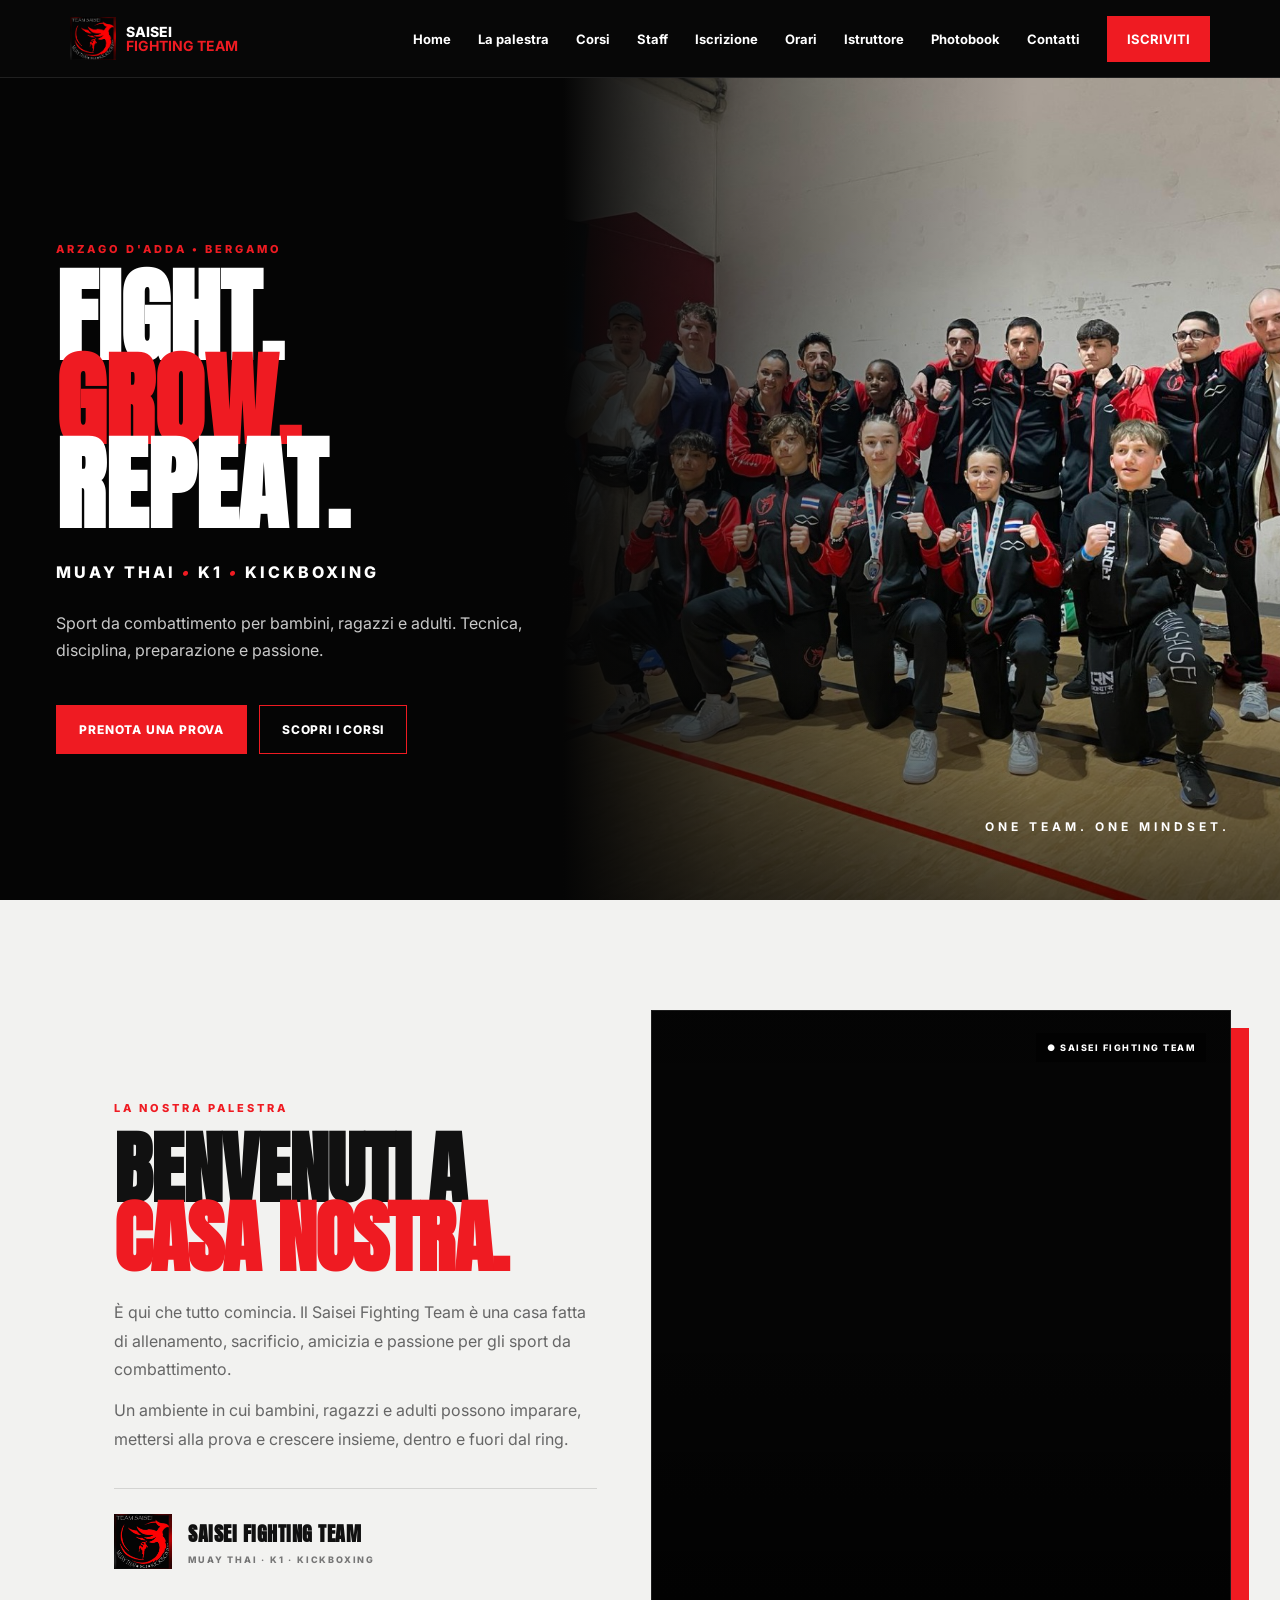
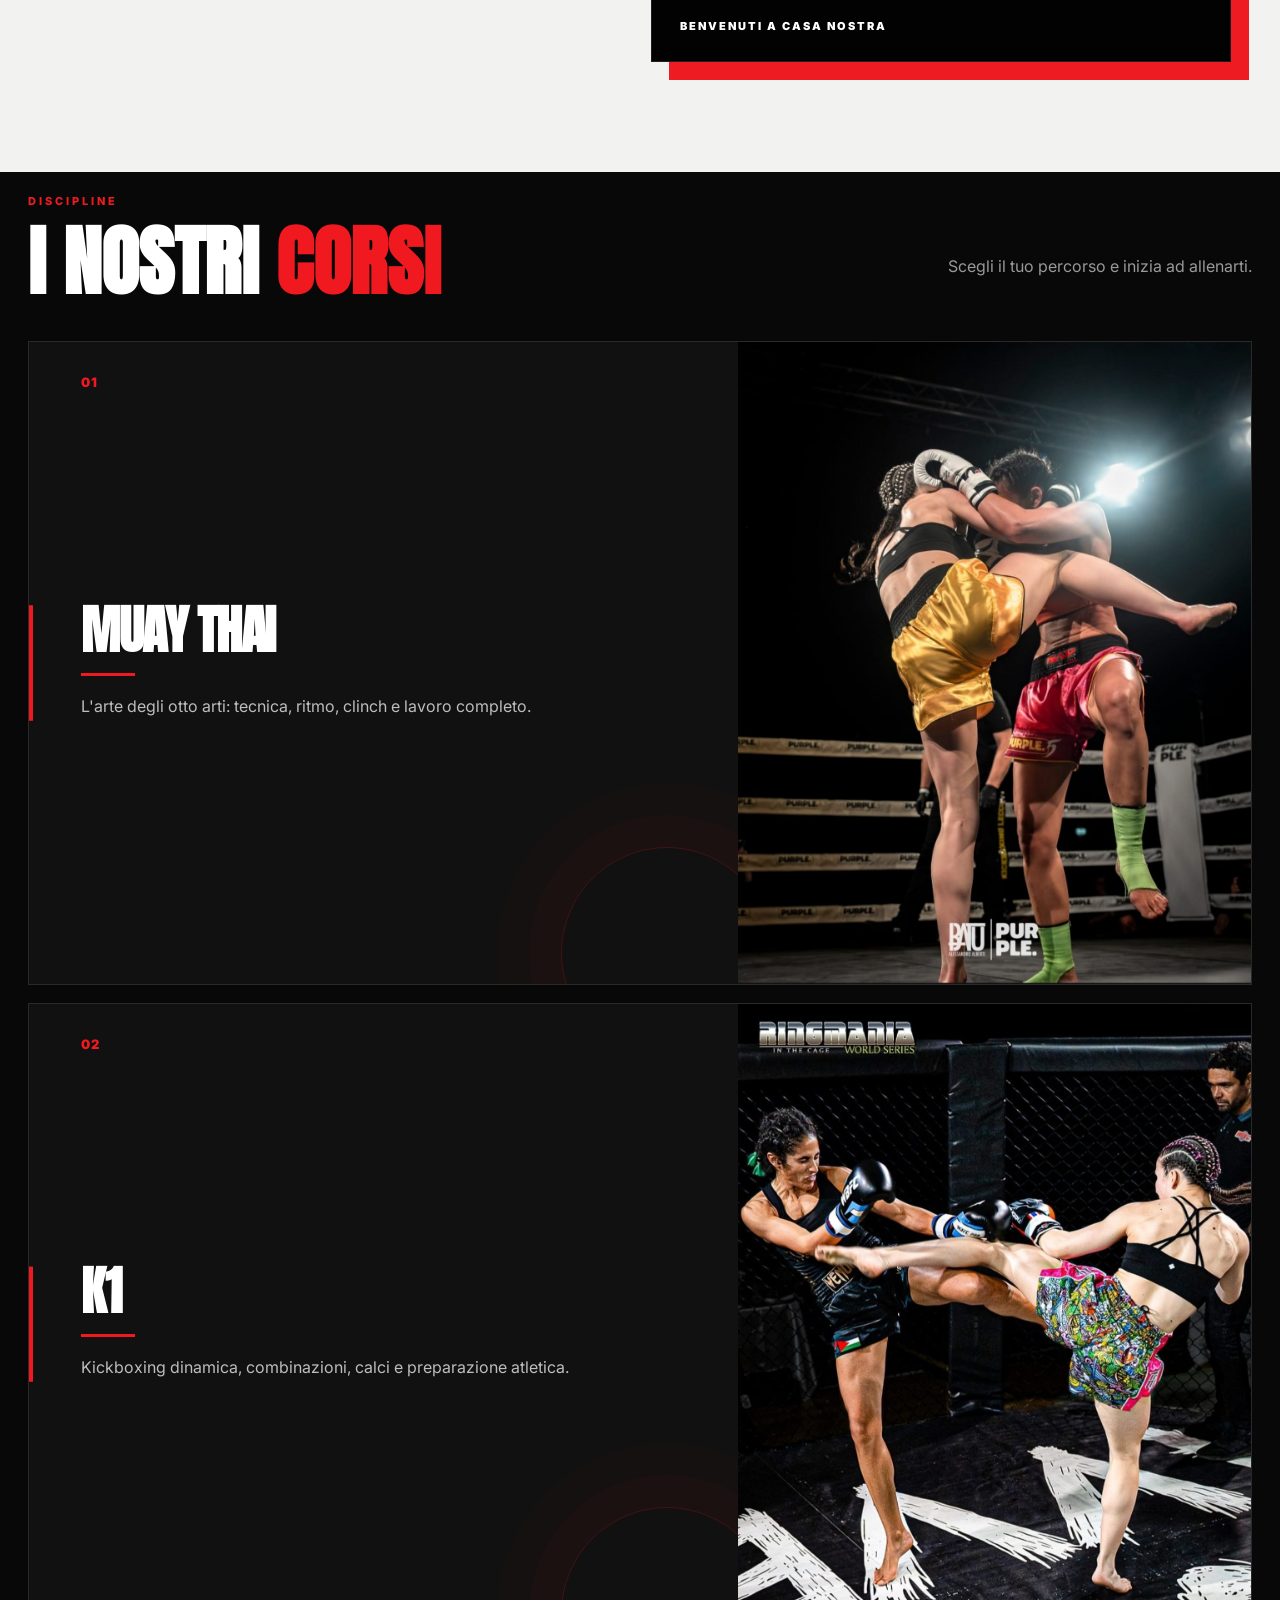
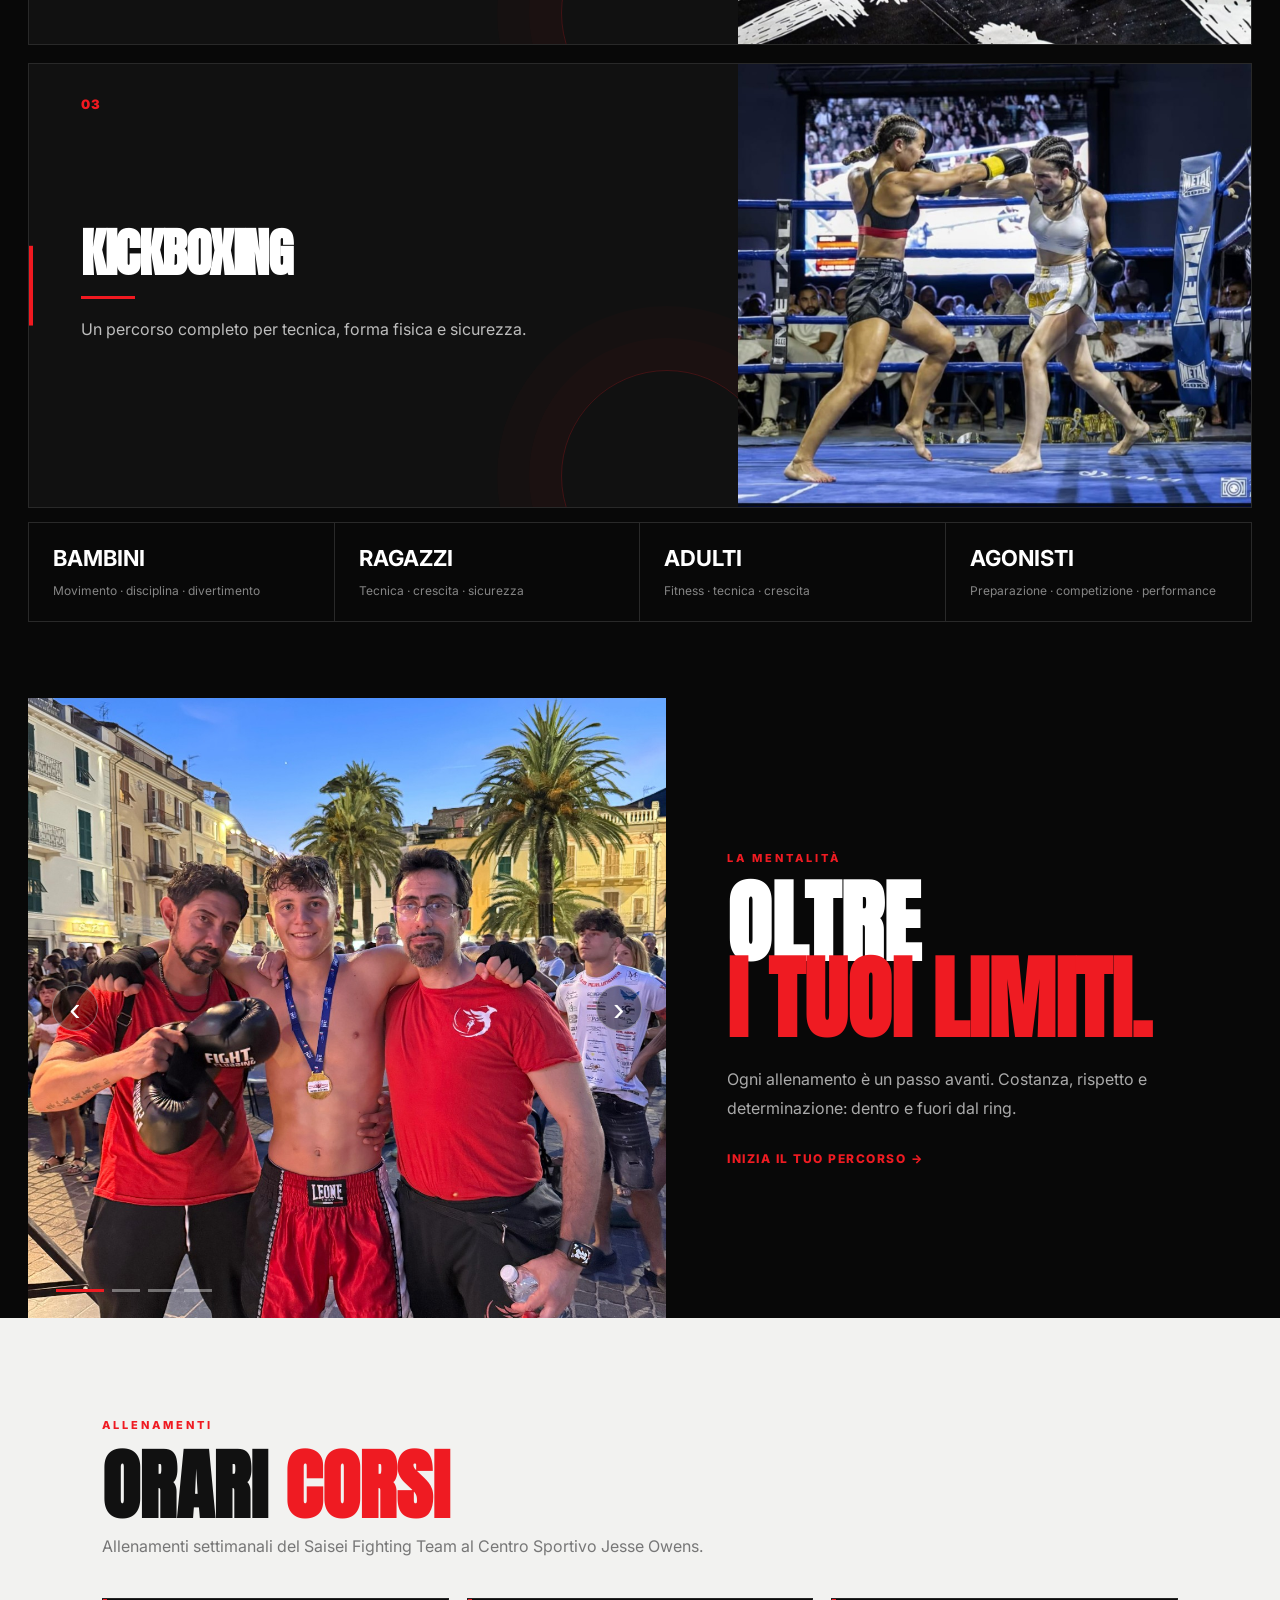
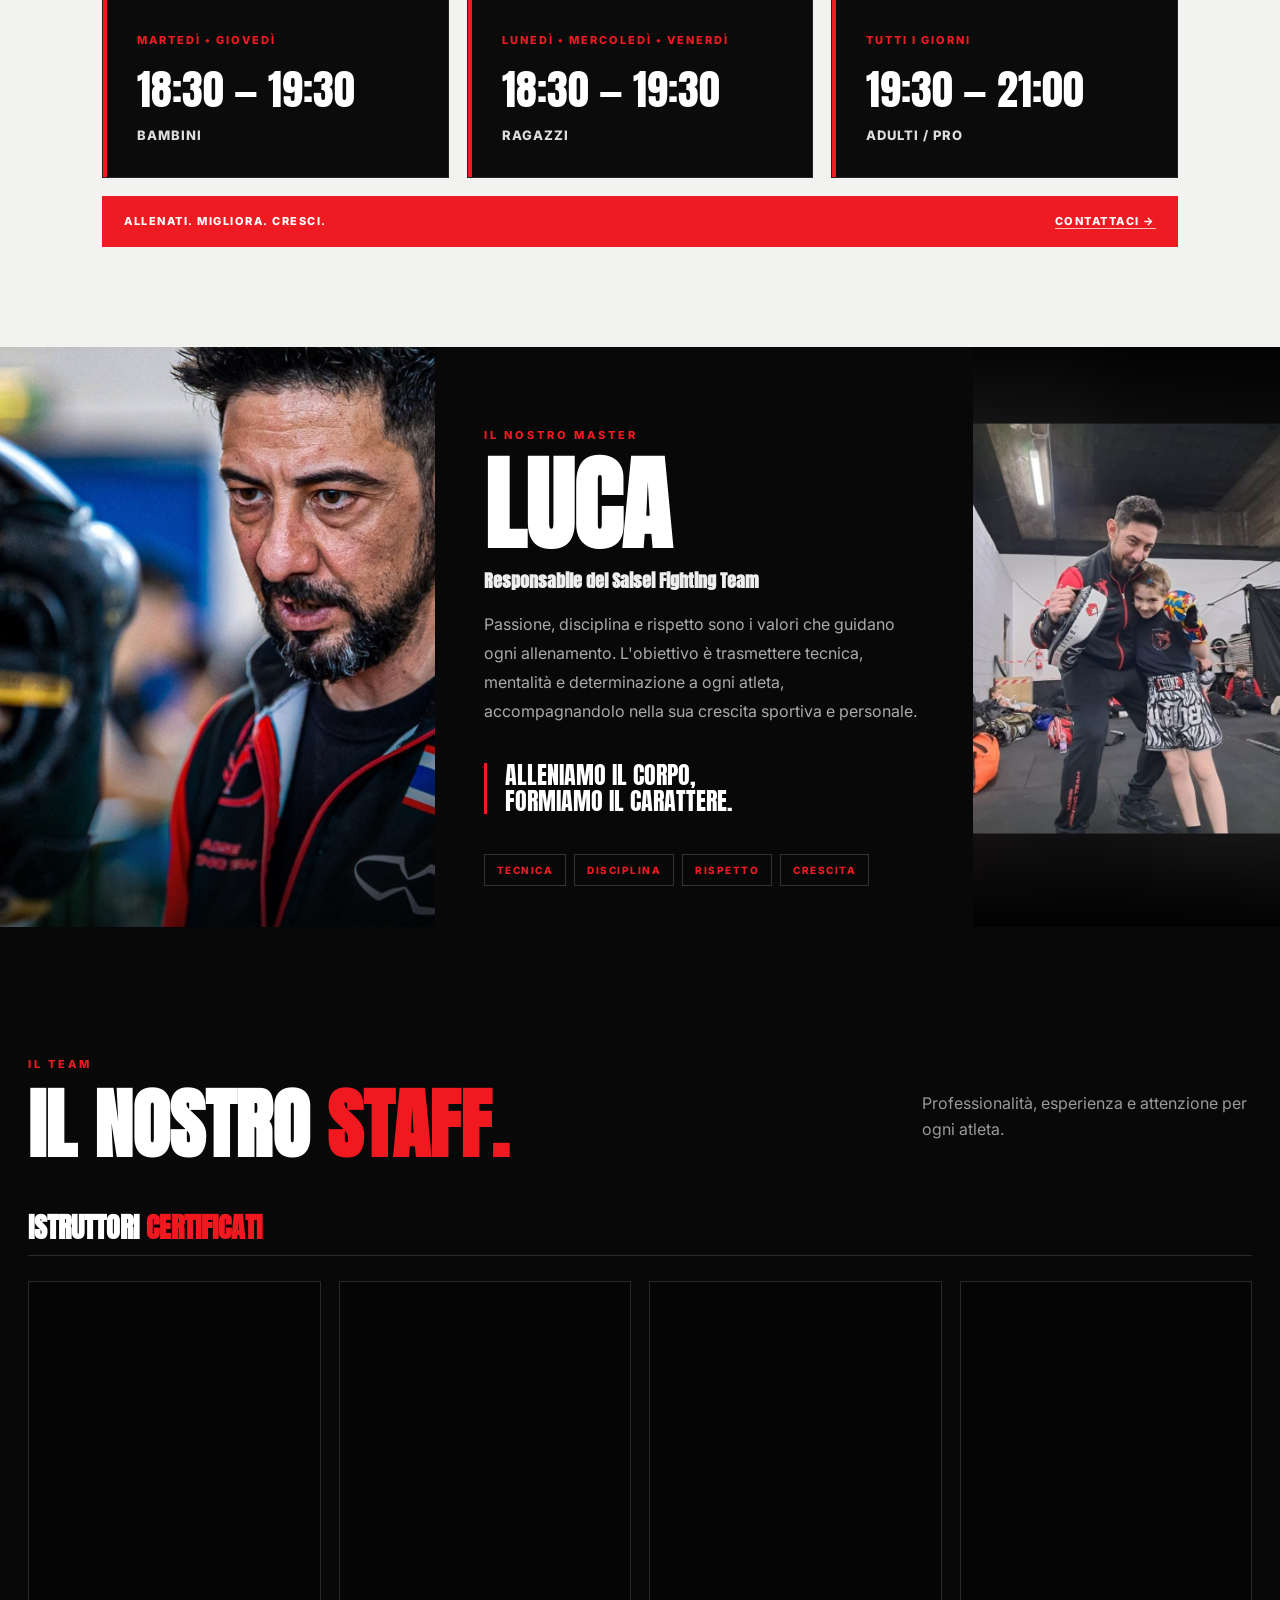
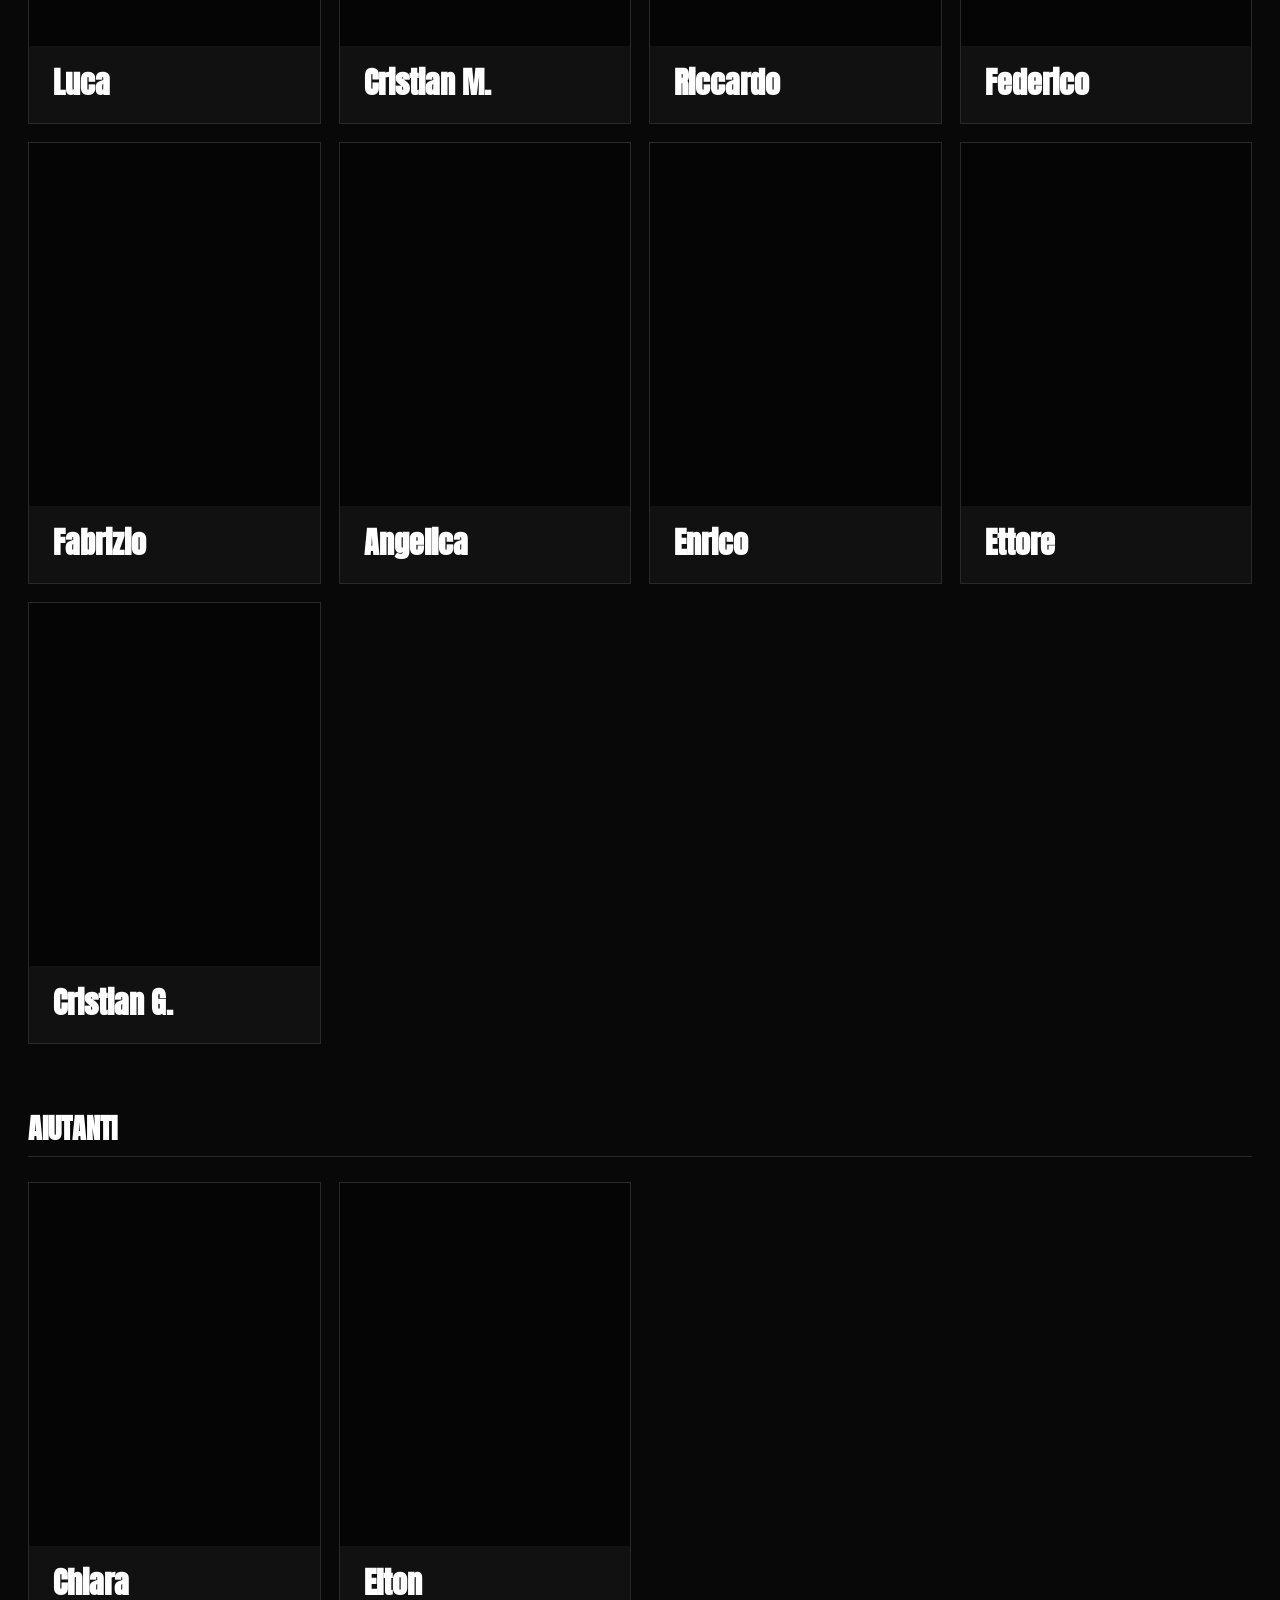
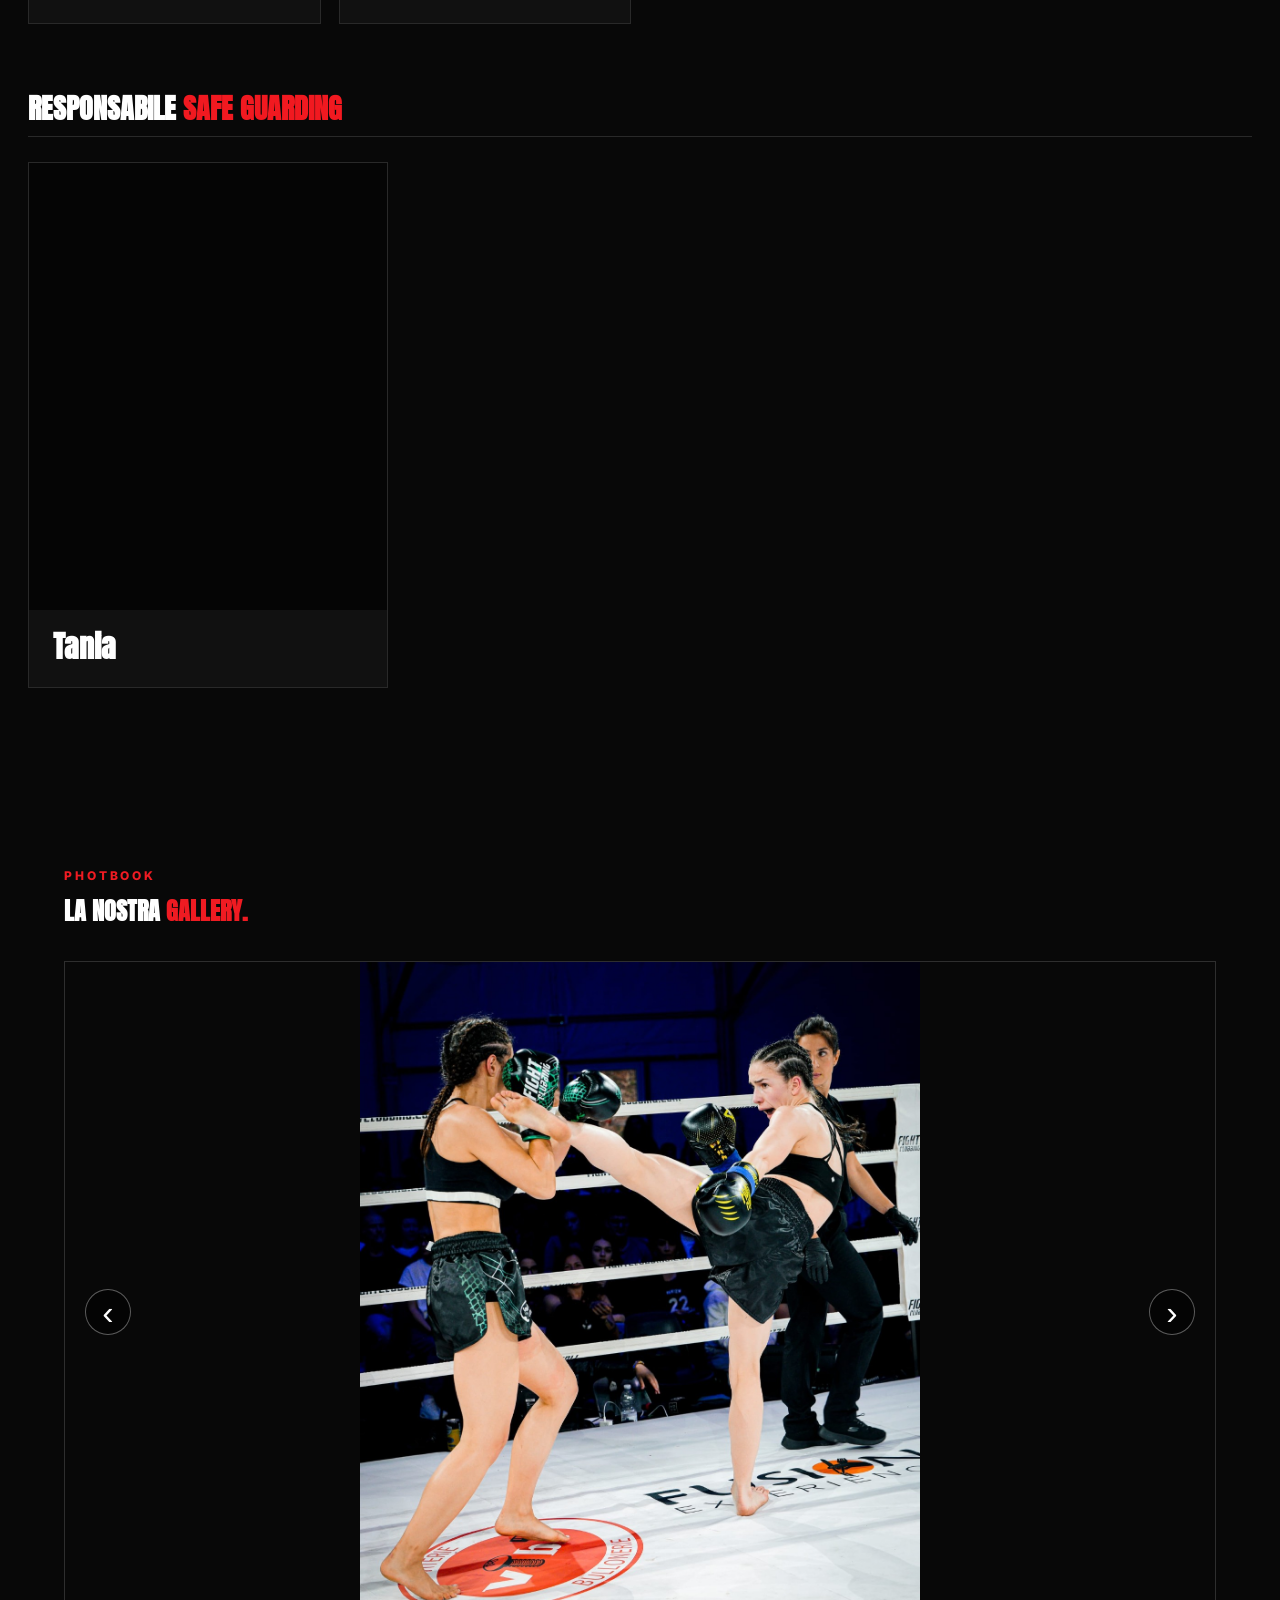
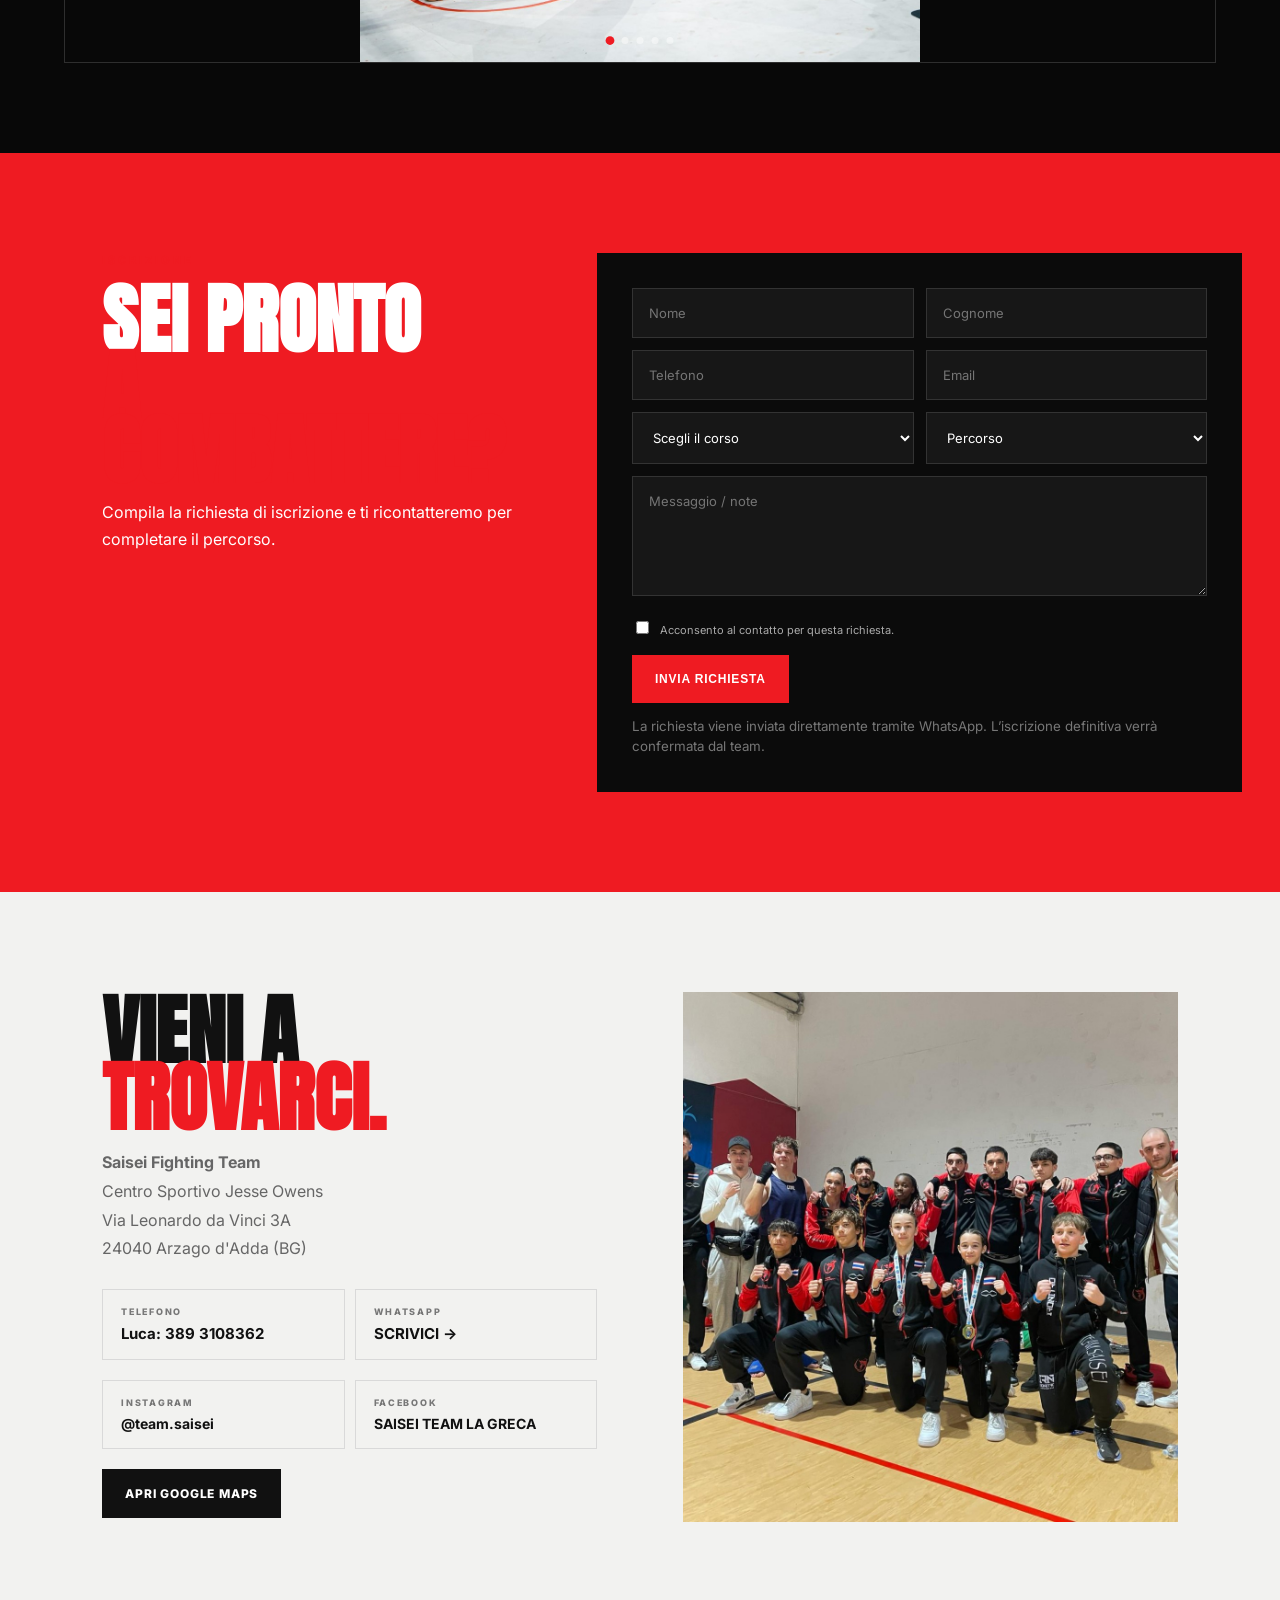
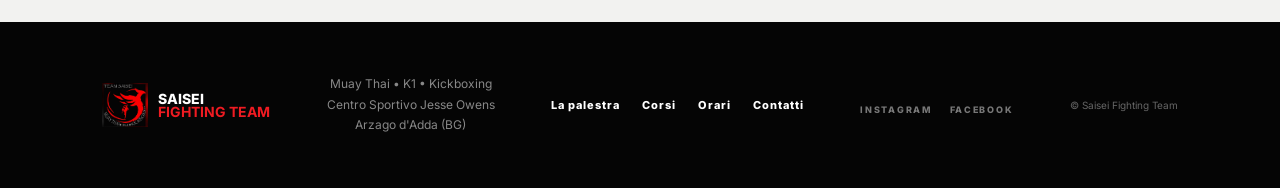
<file: index.html>
<!doctype html>
<html lang="it">
<head>
<meta charset="utf-8">
<meta name="viewport" content="width=device-width,initial-scale=1">
<meta name="description" content="Saisei Fighting Team - Muay Thai, K1 e Kickboxing ad Arzago d'Adda.">
<title>Saisei Fighting Team</title>
<link rel="preconnect" href="https://fonts.googleapis.com">
<link rel="preconnect" href="https://fonts.gstatic.com" crossorigin>
<link href="https://fonts.googleapis.com/css2?family=Anton&family=Inter:wght@400;500;600;700;800&display=swap" rel="stylesheet">
<link rel="stylesheet" href="styles.css">
</head>
<body>
<header class="header">
<a class="brand" href="#home"><img src="logo.png" alt="Saisei Fighting Team"><span>SAISEI<br><b>FIGHTING TEAM</b></span></a>
<button class="menu-toggle" aria-label="Menu">☰</button>
<nav class="nav"><a href="#home">Home</a><a href="#palestra">La palestra</a><a href="#corsi">Corsi</a><a href="#staff">Staff</a><a href="#iscrizione">Iscrizione</a><a href="#orari">Orari</a><a href="#istruttore">Istruttore</a><a href="#photobook">Photobook</a><a href="#contatti">Contatti</a><a class="nav-cta" href="#iscrizione">ISCRIVITI</a></nav>
</header>

<section id="home" class="hero">
<div class="hero-content">
<div class="eyebrow">ARZAGO D'ADDA • BERGAMO</div>
<h1>FIGHT.<br><span>GROW.</span><br>REPEAT.</h1>
<p class="disciplines">MUAY THAI <i>•</i> K1 <i>•</i> KICKBOXING</p>
<p class="copy">Sport da combattimento per bambini, ragazzi e adulti. Tecnica, disciplina, preparazione e passione.</p>
<div class="actions"><a class="btn red" href="#iscrizione">PRENOTA UNA PROVA</a><a class="btn outline" href="#corsi">SCOPRI I CORSI</a></div>
</div>
<div class="hero-photo"><img src="team.jpg" alt="Saisei Fighting Team"><div class="hero-overlay"></div><strong>ONE TEAM. ONE MINDSET.</strong></div>

</section>

<section id="palestra" class="home-gym light">
  <div class="home-gym-copy">
    <div class="eyebrow dark">LA NOSTRA PALESTRA</div>
    <h2>BENVENUTI A<br><em>CASA NOSTRA.</em></h2>
    <p>È qui che tutto comincia. Il Saisei Fighting Team è una casa fatta di allenamento, sacrificio, amicizia e passione per gli sport da combattimento.</p>
    <p>Un ambiente in cui bambini, ragazzi e adulti possono imparare, mettersi alla prova e crescere insieme, dentro e fuori dal ring.</p>
    <div class="home-gym-signature">
      <img src="logo.png" alt="Saisei Fighting Team">
      <div><strong>SAISEI FIGHTING TEAM</strong><span>MUAY THAI · K1 · KICKBOXING</span></div>
    </div>
  </div>

  <div class="home-gym-video">
    <div class="home-gym-video-frame">
      <video autoplay muted loop playsinline preload="metadata" aria-label="Video della palestra Saisei Fighting Team">
        <source src="1000139923(1).mp4" type="video/mp4">
        Il tuo browser non supporta la riproduzione del video.
      </video>
      <div class="home-gym-video-overlay"></div>
      <span class="home-gym-video-label">BENVENUTI A CASA NOSTRA</span>
      <span class="home-gym-video-status">● SAISEI FIGHTING TEAM</span>
    </div>
  </div>
</section>

<section id="corsi" class="dark-section">
  <div class="section-head">
    <div>
      <div class="eyebrow">DISCIPLINE</div>
      <h2>I NOSTRI <em>CORSI</em></h2>
    </div>
    <p>Scegli il tuo percorso e inizia ad allenarti.</p>
  </div>

  <div class="course-list">
    <article class="course-row">
      <div class="course-copy">
        <span class="course-number">01</span>
        <div>
          <h3>MUAY THAI</h3>
          <p>L'arte degli otto arti: tecnica, ritmo, clinch e lavoro completo.</p>
        </div>
      </div>
      <div class="course-photo"><img src="fight-4.jpg" alt="Muay Thai"></div>
    </article>

    <article class="course-row">
      <div class="course-copy">
        <span class="course-number">02</span>
        <div>
          <h3>K1</h3>
          <p>Kickboxing dinamica, combinazioni, calci e preparazione atletica.</p>
        </div>
      </div>
      <div class="course-photo"><img src="muay-thai.jpg" alt="K1"></div>
    </article>

    <article class="course-row">
      <div class="course-copy">
        <span class="course-number">03</span>
        <div>
          <h3>KICKBOXING</h3>
          <p>Un percorso completo per tecnica, forma fisica e sicurezza.</p>
        </div>
      </div>
      <div class="course-photo"><img src="fight-5.jpg" alt="Kickboxing"></div>
    </article>
  </div>

  <div class="course-levels">
    <div><strong>BAMBINI</strong><span>Movimento · disciplina · divertimento</span></div>
    <div><strong>RAGAZZI</strong><span>Tecnica · crescita · sicurezza</span></div>
    <div><strong>ADULTI</strong><span>Fitness · tecnica · crescita</span></div>
    <div><strong>AGONISTI</strong><span>Preparazione · competizione · performance</span></div>
  </div>
</section>


<section class="quote">
  <div class="quote-gallery" aria-label="Galleria Saisei Fighting Team">
    <div class="quote-slide is-active"><img src="fighter.jpg" alt="Atleta del Saisei Fighting Team"></div>
    <div class="quote-slide"><img src="team.jpg" alt="Squadra Saisei Fighting Team"></div>
    <div class="quote-slide"><img src="gym.jpg" alt="Allenamento del Saisei Fighting Team"></div>
    <div class="quote-slide"><img src="fight-2.jpg" alt="Combattimento"></div>
    <button class="quote-nav quote-prev" type="button" aria-label="Foto precedente">‹</button>
    <button class="quote-nav quote-next" type="button" aria-label="Foto successiva">›</button>
    <div class="quote-dots" aria-hidden="true">
      <span class="is-active"></span><span></span><span></span><span></span>
    </div>
  </div>
  <article>
    <div class="eyebrow">LA MENTALITÀ</div>
    <h2>OLTRE<br><em>I TUOI LIMITI.</em></h2>
    <p>Ogni allenamento è un passo avanti. Costanza, rispetto e determinazione: dentro e fuori dal ring.</p>
    <a href="#iscrizione">INIZIA IL TUO PERCORSO →</a>
  </article>
</section>


<section id="orari" class="light schedule">
<div class="eyebrow dark">ALLENAMENTI</div>
<h2>ORARI <em>CORSI</em></h2>
<p class="muted">Allenamenti settimanali del Saisei Fighting Team al Centro Sportivo Jesse Owens.</p>
<div class="schedule-cards">
  <div class="schedule-card">
    <div class="schedule-days">MARTEDÌ • GIOVEDÌ</div>
    <div class="schedule-time">18:30 — 19:30</div>
    <div class="schedule-course">BAMBINI</div>
  </div>
  <div class="schedule-card">
    <div class="schedule-days">LUNEDÌ • MERCOLEDÌ • VENERDÌ</div>
    <div class="schedule-time">18:30 — 19:30</div>
    <div class="schedule-course">RAGAZZI</div>
  </div>
  <div class="schedule-card schedule-wide">
    <div class="schedule-days">TUTTI I GIORNI</div>
    <div class="schedule-time">19:30 — 21:00</div>
    <div class="schedule-course">ADULTI / PRO</div>
  </div>
</div>
<div class="schedule-note">
  <span>ALLENATI. MIGLIORA. CRESCI.</span>
  <a href="#contatti">CONTATTACI →</a>
</div>
</section>

<section id="istruttore" class="coach">
<div class="coach-main-photo"><img src="luca-master.jpg" alt="Luca - Master del Saisei Fighting Team"></div>
<article>
  <div class="eyebrow">IL NOSTRO MASTER</div>
  <h2>LUCA</h2>
  <h3 class="coach-role">Responsabile del Saisei Fighting Team</h3>
  <p>Passione, disciplina e rispetto sono i valori che guidano ogni allenamento. L'obiettivo è trasmettere tecnica, mentalità e determinazione a ogni atleta, accompagnandolo nella sua crescita sportiva e personale.</p>
  <blockquote>ALLENIAMO IL CORPO,<br>FORMIAMO IL CARATTERE.</blockquote>
  <div class="coach-values">
    <span>TECNICA</span><span>DISCIPLINA</span><span>RISPETTO</span><span>CRESCITA</span>
  </div>
</article>
<div class="coach-support-photo"><img src="luca-kids.jpg" alt="Luca durante un allenamento con un giovane atleta"></div>
</section>



<section id="staff" class="dark-section staff-section">
  <div class="section-head"><div><div class="eyebrow">IL TEAM</div><h2>IL NOSTRO <em>STAFF.</em></h2></div>
  <p>Professionalità, esperienza e attenzione per ogni atleta.</p></div>
  <div class="staff-category"><div class="staff-category-title"><h3>ISTRUTTORI <em>CERTIFICATI</em></h3></div>
    <div class="coaches-grid"><article class="coach-card"><div class="coach-photo"></div><div class="coach-info"><h3>Luca</h3></div></article>
<article class="coach-card"><div class="coach-photo"></div><div class="coach-info"><h3>Cristian M.</h3></div></article>
<article class="coach-card"><div class="coach-photo"></div><div class="coach-info"><h3>Riccardo</h3></div></article>
<article class="coach-card"><div class="coach-photo"></div><div class="coach-info"><h3>Federico</h3></div></article>
<article class="coach-card"><div class="coach-photo"></div><div class="coach-info"><h3>Fabrizio</h3></div></article>
<article class="coach-card"><div class="coach-photo"></div><div class="coach-info"><h3>Angelica</h3></div></article>
<article class="coach-card"><div class="coach-photo"></div><div class="coach-info"><h3>Enrico</h3></div></article>
<article class="coach-card"><div class="coach-photo"></div><div class="coach-info"><h3>Ettore</h3></div></article>
<article class="coach-card"><div class="coach-photo"></div><div class="coach-info"><h3>Cristian G.</h3></div></article></div></div>
 <div class="staff-category">
  <div class="staff-category-title">
    <h3>AIUTANTI</h3>
  </div>

  <div class="coaches-grid">
    <article class="coach-card">
      <div class="coach-photo"></div>
      <div class="coach-info">
        <h3>Chiara</h3>
      </div>
    </article>

    <article class="coach-card">
      <div class="coach-photo"></div>
      <div class="coach-info">
        <h3>Elton</h3>
      </div>
    </article>
  </div>
</div>
  <div class="staff-category staff-safeguarding">
  <div class="staff-category-title">
    <h3>RESPONSABILE <em>SAFE GUARDING</em></h3>
  </div>

  <div class="coaches-grid staff-single">
    <article class="coach-card">
      <div class="coach-photo"></div>
      <div class="coach-info">
        <h3>Tania</h3>
      </div>
    </article>
  </div>
</div>
 </section>


<section id="photobook" class="photobook-section">
  <div class="photobook-heading">
    <span class="eyebrow">PHOTBOOK</span>
    <h2>LA NOSTRA <span>GALLERY.</span></h2>
  </div>
  <div class="photobook-carousel" aria-label="Photobook">
    <div class="photobook-slide is-active"><img class="photobook-image" src="fight-3.jpg" alt="Allenamento e combattimento"></div>
    <div class="photobook-slide"><img class="photobook-image" src="fight-2.jpg" alt="Combattimento"></div>
    <div class="photobook-slide"><img class="photobook-image" src="fight-5.jpg" alt="Combattimento"></div>
    <div class="photobook-slide"><img class="photobook-image" src="fight-4.jpg" alt="Combattimento"></div>
    <div class="photobook-slide"><img class="photobook-image" src="gym.jpg" alt="Allenamento"></div>
    <button class="photobook-nav photobook-prev" type="button" aria-label="Foto precedente">‹</button>
    <button class="photobook-nav photobook-next" type="button" aria-label="Foto successiva">›</button>
    <div class="photobook-dots" aria-hidden="true"><span class="is-active"></span><span></span><span></span><span></span><span></span></div>
  </div>
</section>

<section id="iscrizione" class="signup"><div><div class="eyebrow">ISCRIZIONE</div><h2>SEI PRONTO<br><em>A COMBATTERE?</em></h2><p>Compila la richiesta di iscrizione e ti ricontatteremo per completare il percorso.</p></div>
<form id="signupForm"><div class="form-grid"><input required placeholder="Nome"><input required placeholder="Cognome"><input required type="tel" placeholder="Telefono"><input type="email" placeholder="Email"><select required><option value="">Scegli il corso</option><option>Muay Thai</option><option>K1</option><option>Kickboxing</option><option>Non so, vorrei essere consigliato</option></select><select><option value="">Percorso</option><option>Bambini</option><option>Adulti</option><option>Amatori</option><option>Agonisti</option></select></div><textarea placeholder="Messaggio / note"></textarea><label class="consent"><input required type="checkbox"> Acconsento al contatto per questa richiesta.</label><button class="btn red" type="submit">INVIA RICHIESTA</button><small>La richiesta viene inviata direttamente tramite WhatsApp. L’iscrizione definitiva verrà confermata dal team.</small></form></section>

<section id="contatti" class="light contact">
<div>
    <h2>VIENI A<br><em>TROVARCI.</em></h2>
  <p><b>Saisei Fighting Team</b><br>Centro Sportivo Jesse Owens<br>Via Leonardo da Vinci 3A<br>24040 Arzago d'Adda (BG)</p>
  <div class="contact-actions">
    <a class="contact-action" href="tel:+393893108362"><span>TELEFONO</span><strong>Luca: 389 3108362</strong></a>
    <a class="contact-action" href="https://wa.me/393893108362" target="_blank" rel="noopener"><span>WHATSAPP</span><strong>SCRIVICI →</strong></a>
  </div>
  <div class="social-links">
  <a href="https://www.instagram.com/team.saisei/" target="_blank" rel="noopener"><span>INSTAGRAM</span><strong>@team.saisei</strong></a>
  <a href="https://www.facebook.com/p/Asd-Saisei-Team-La-Greca-100063907461205/?locale=it_IT" target="_blank" rel="noopener"><span>FACEBOOK</span><strong>SAISEI TEAM LA GRECA</strong></a>
</div>
<a class="btn dark" target="_blank" rel="noopener" href="https://www.google.com/maps/search/?api=1&query=Via+Leonardo+da+Vinci+3A,+Arzago+d'Adda">APRI GOOGLE MAPS</a>
</div>
<div class="contact-photo"><img src="team.jpg" alt="Saisei Fighting Team"></div>
</section>

<footer>
<div class="brand"><img src="logo.png" alt="Saisei Fighting Team"><span>SAISEI<br><b>FIGHTING TEAM</b></span></div>
<p>Muay Thai • K1 • Kickboxing<br>Centro Sportivo Jesse Owens<br>Arzago d'Adda (BG)</p>
<div class="footer-links"><a href="#palestra">La palestra</a><a href="#corsi">Corsi</a><a href="#orari">Orari</a><a href="#contatti">Contatti</a></div>
<div class="footer-socials">
  <a href="https://www.instagram.com/team.saisei/" target="_blank" rel="noopener">INSTAGRAM</a>
  <a href="https://www.facebook.com/p/Asd-Saisei-Team-La-Greca-100063907461205/?locale=it_IT" target="_blank" rel="noopener">FACEBOOK</a>
</div>
<small>© Saisei Fighting Team</small>
</footer>
<script src="script.js"></script>

<script>
document.getElementById('signupForm').addEventListener('submit', function(e) {
  e.preventDefault();

  const inputs = this.querySelectorAll('input, select, textarea');
  const nome = inputs[0].value;
  const cognome = inputs[1].value;
  const telefono = inputs[2].value;
  const email = inputs[3].value || 'Non indicata';
  const corso = inputs[4].value;
  const percorso = inputs[5].value || 'Non indicato';
  const note = inputs[6].value || 'Nessuna nota';

  const message =
    'RICHIESTA DI ISCRIZIONE\n\n' +
    'Nome: ' + nome + '\n' +
    'Cognome: ' + cognome + '\n' +
    'Telefono: ' + telefono + '\n' +
    'Email: ' + email + '\n' +
    'Corso: ' + corso + '\n' +
    'Percorso: ' + percorso + '\n\n' +
    'Messaggio: ' + note;

  window.open(
    'https://wa.me/393893108362?text=' + encodeURIComponent(message),
    '_blank'
  );
});
</script>


<script>
(function(){
  const slides = document.querySelectorAll('.quote-slide');
  const dots = document.querySelectorAll('.quote-dots span');
  const prev = document.querySelector('.quote-prev');
  const next = document.querySelector('.quote-next');
  if (!slides.length) return;

  let current = 0;
  let timer;

  function showSlide(index){
    slides[current].classList.remove('is-active');
    dots[current].classList.remove('is-active');

    current = (index + slides.length) % slides.length;

    slides[current].classList.add('is-active');
    dots[current].classList.add('is-active');
  }

  function resetTimer(){
    clearInterval(timer);
    timer = setInterval(function(){
      showSlide(current + 1);
    }, 7000);
  }

  prev.addEventListener('click', function(){
    showSlide(current - 1);
    resetTimer();
  });

  next.addEventListener('click', function(){
    showSlide(current + 1);
    resetTimer();
  });

  resetTimer();
})();
</script>


<script>
(function(){
  const slides = document.querySelectorAll('.photobook-slide');
  const dots = document.querySelectorAll('.photobook-dots span');
  const prev = document.querySelector('.photobook-prev');
  const next = document.querySelector('.photobook-next');
  if (!slides.length || !prev || !next) return;

  let current = 0;
  let timer;

  function showSlide(index){
    slides[current].classList.remove('is-active');
    dots[current].classList.remove('is-active');
    current = (index + slides.length) % slides.length;
    slides[current].classList.add('is-active');
    dots[current].classList.add('is-active');
  }

  function resetTimer(){
    clearInterval(timer);
    timer = setInterval(function(){
      showSlide(current + 1);
    }, 7000);
  }

  prev.addEventListener('click', function(){
    showSlide(current - 1);
    resetTimer();
  });

  next.addEventListener('click', function(){
    showSlide(current + 1);
    resetTimer();
  });

  resetTimer();
})();
</script>

</body></html>
</file>
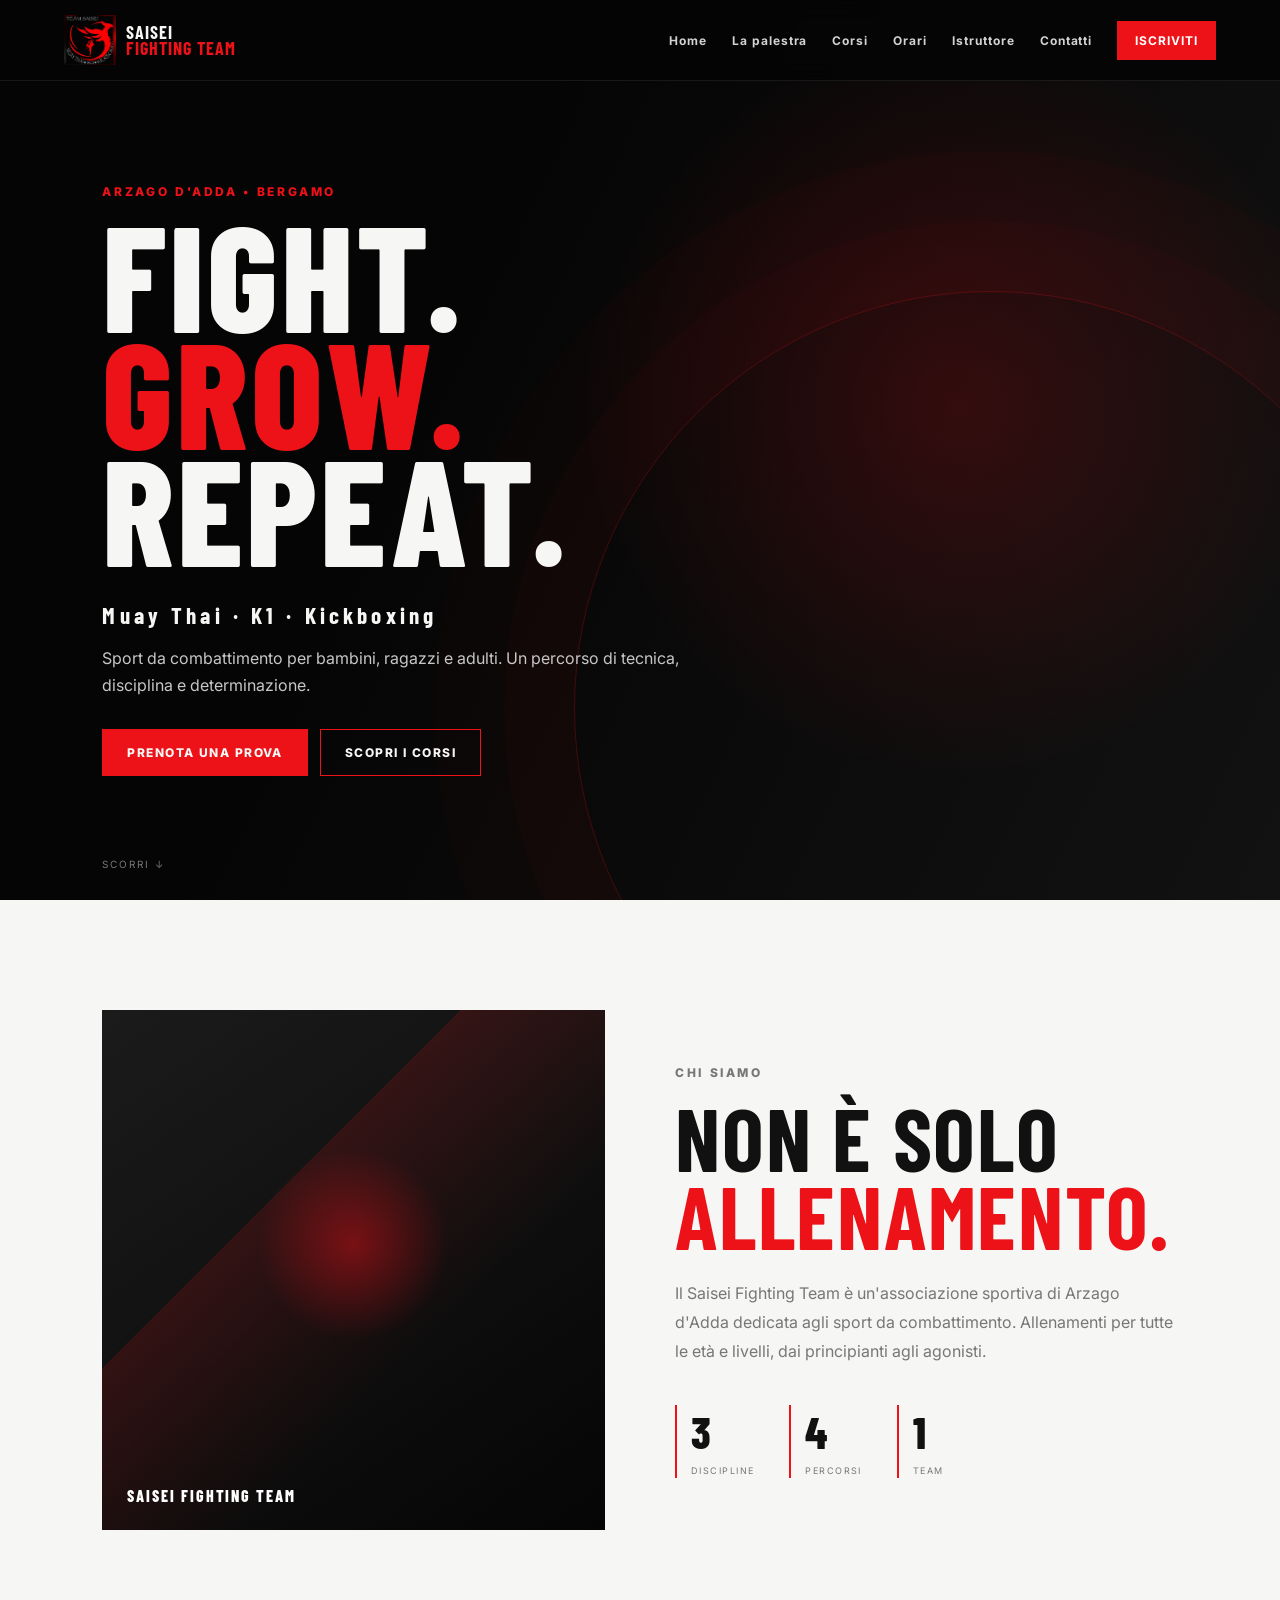
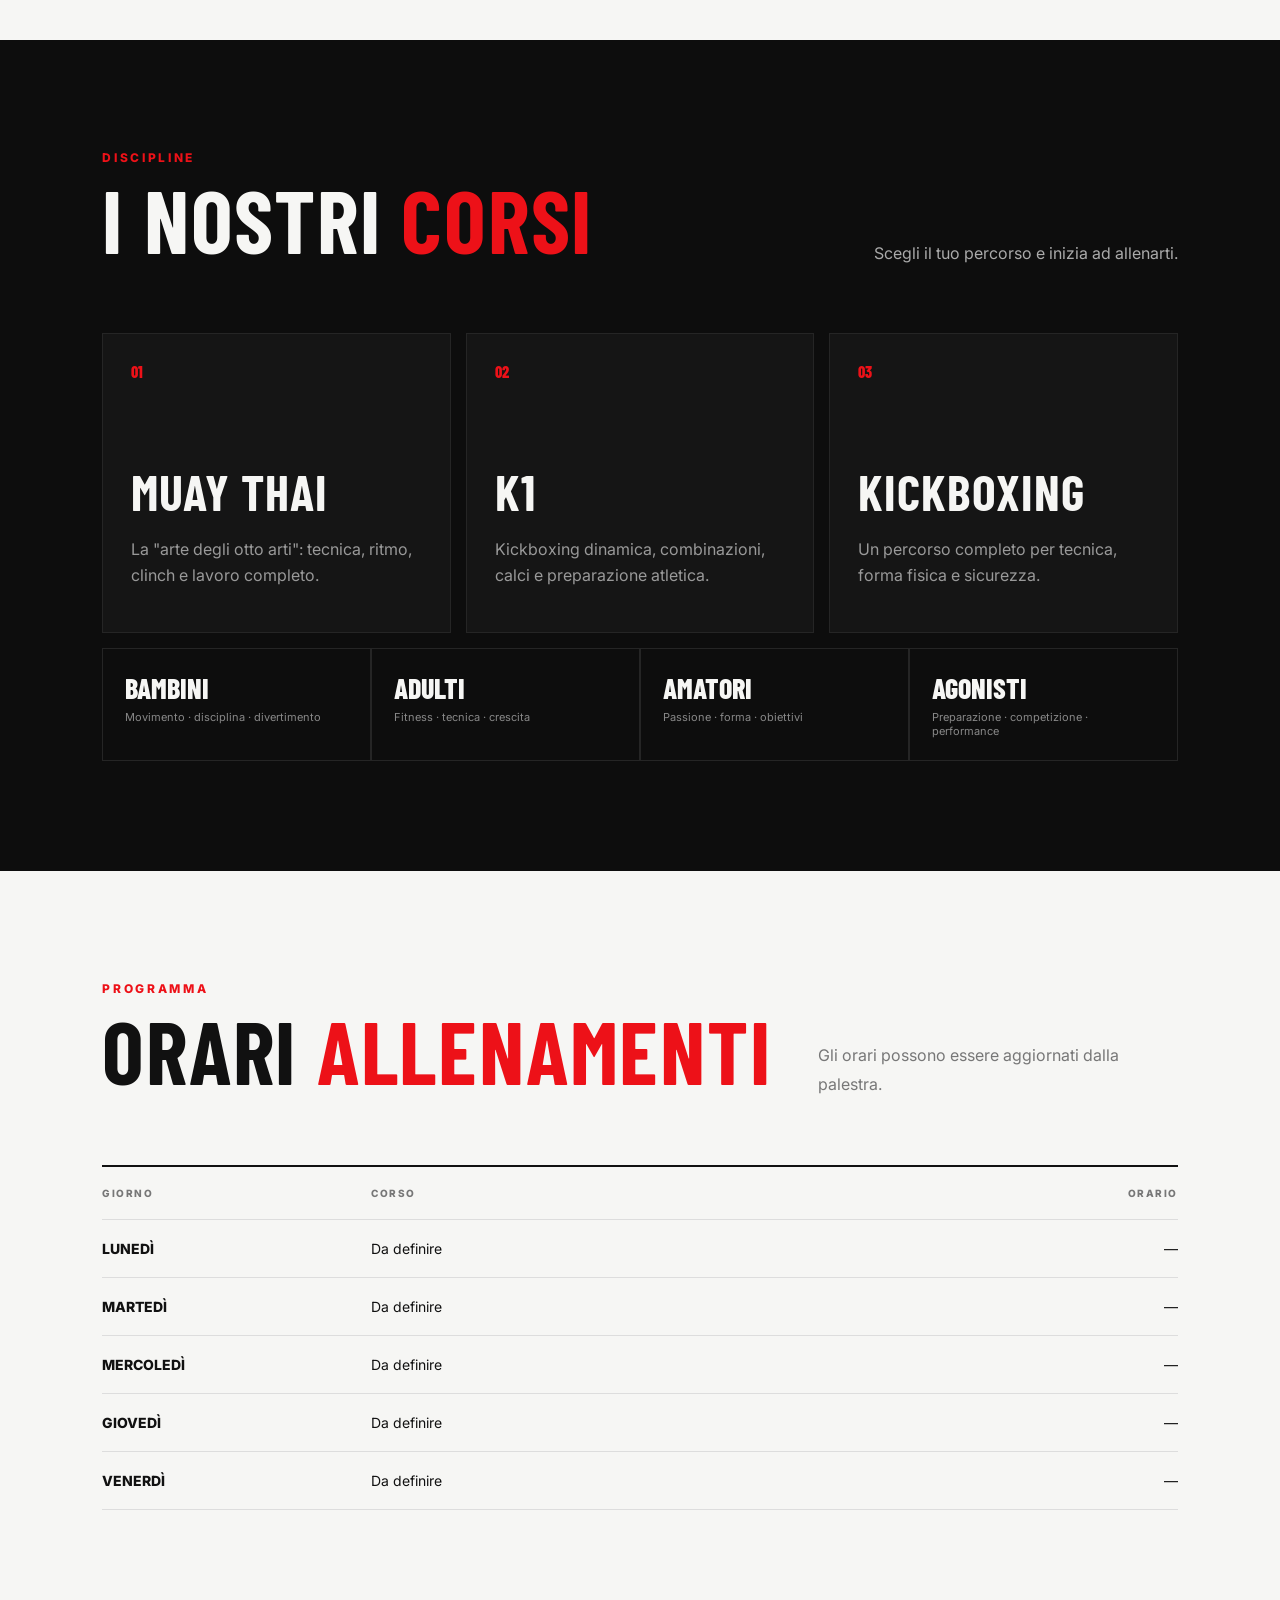
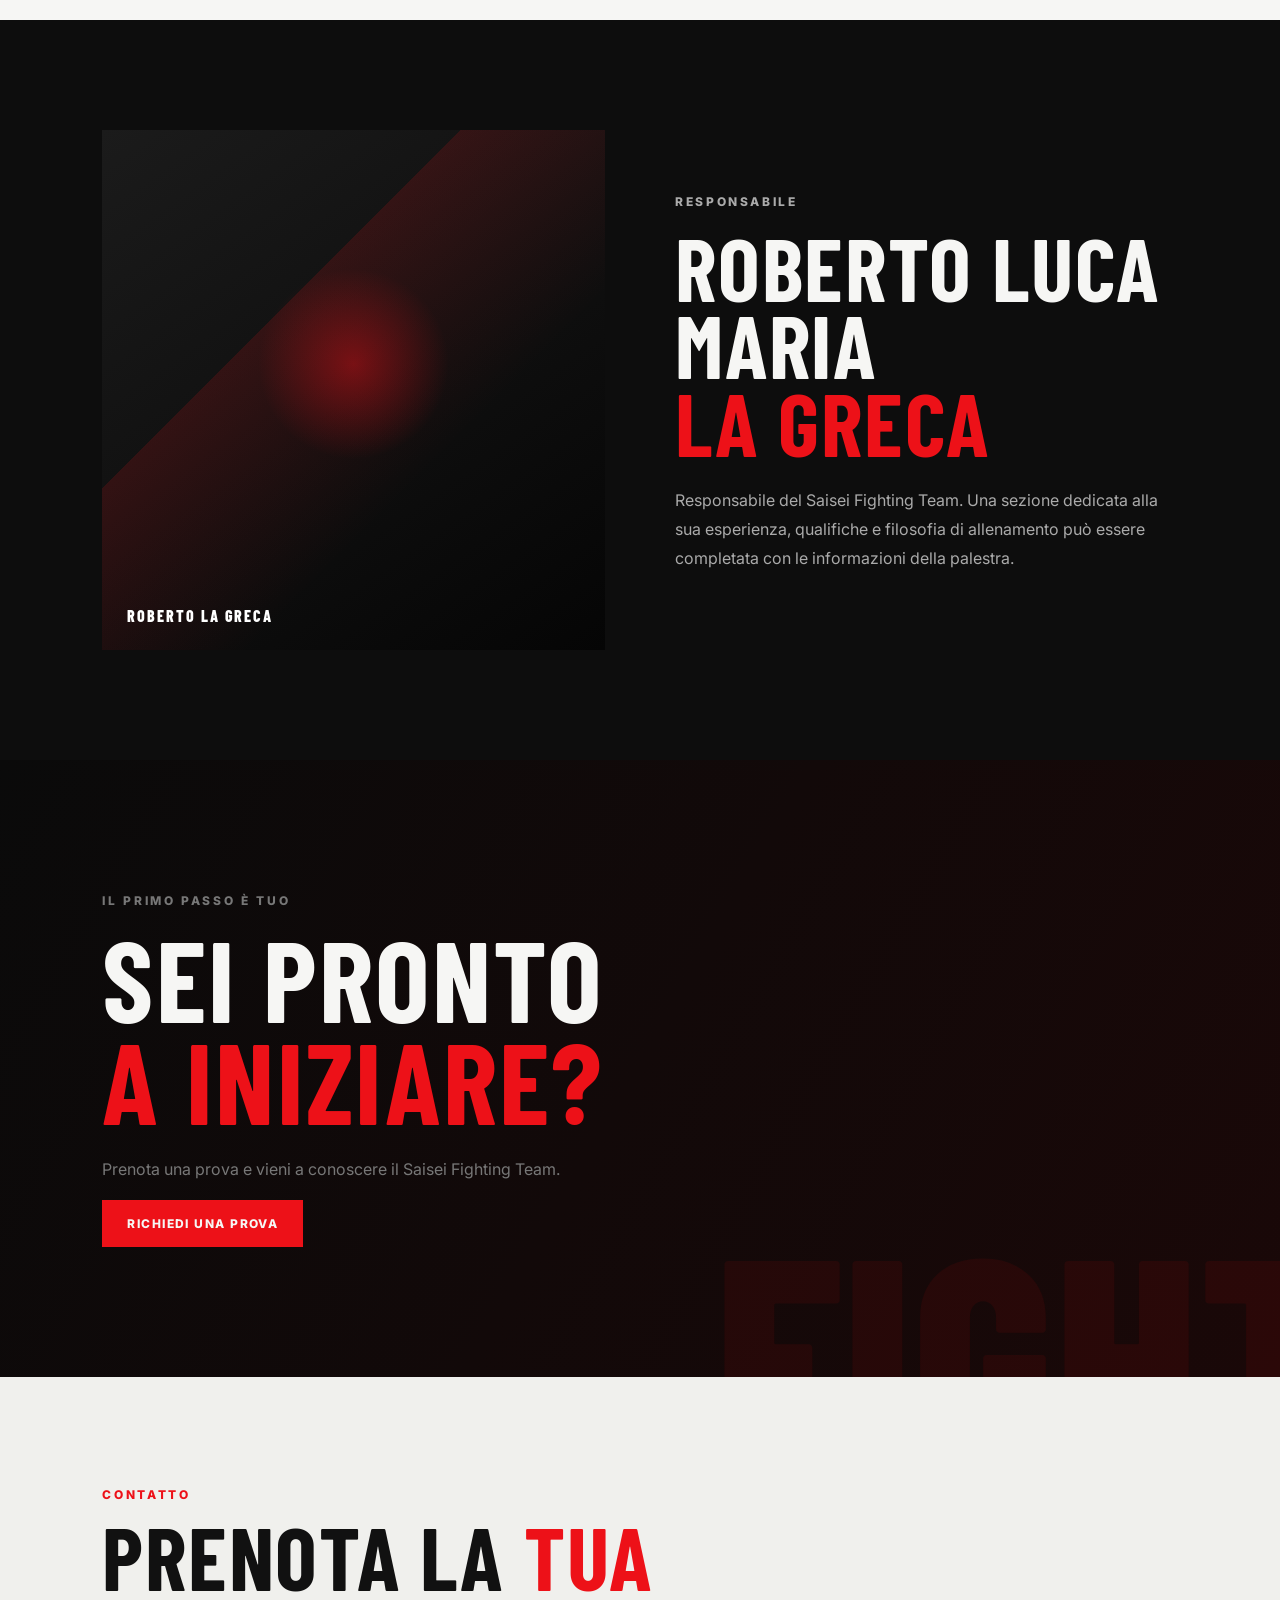
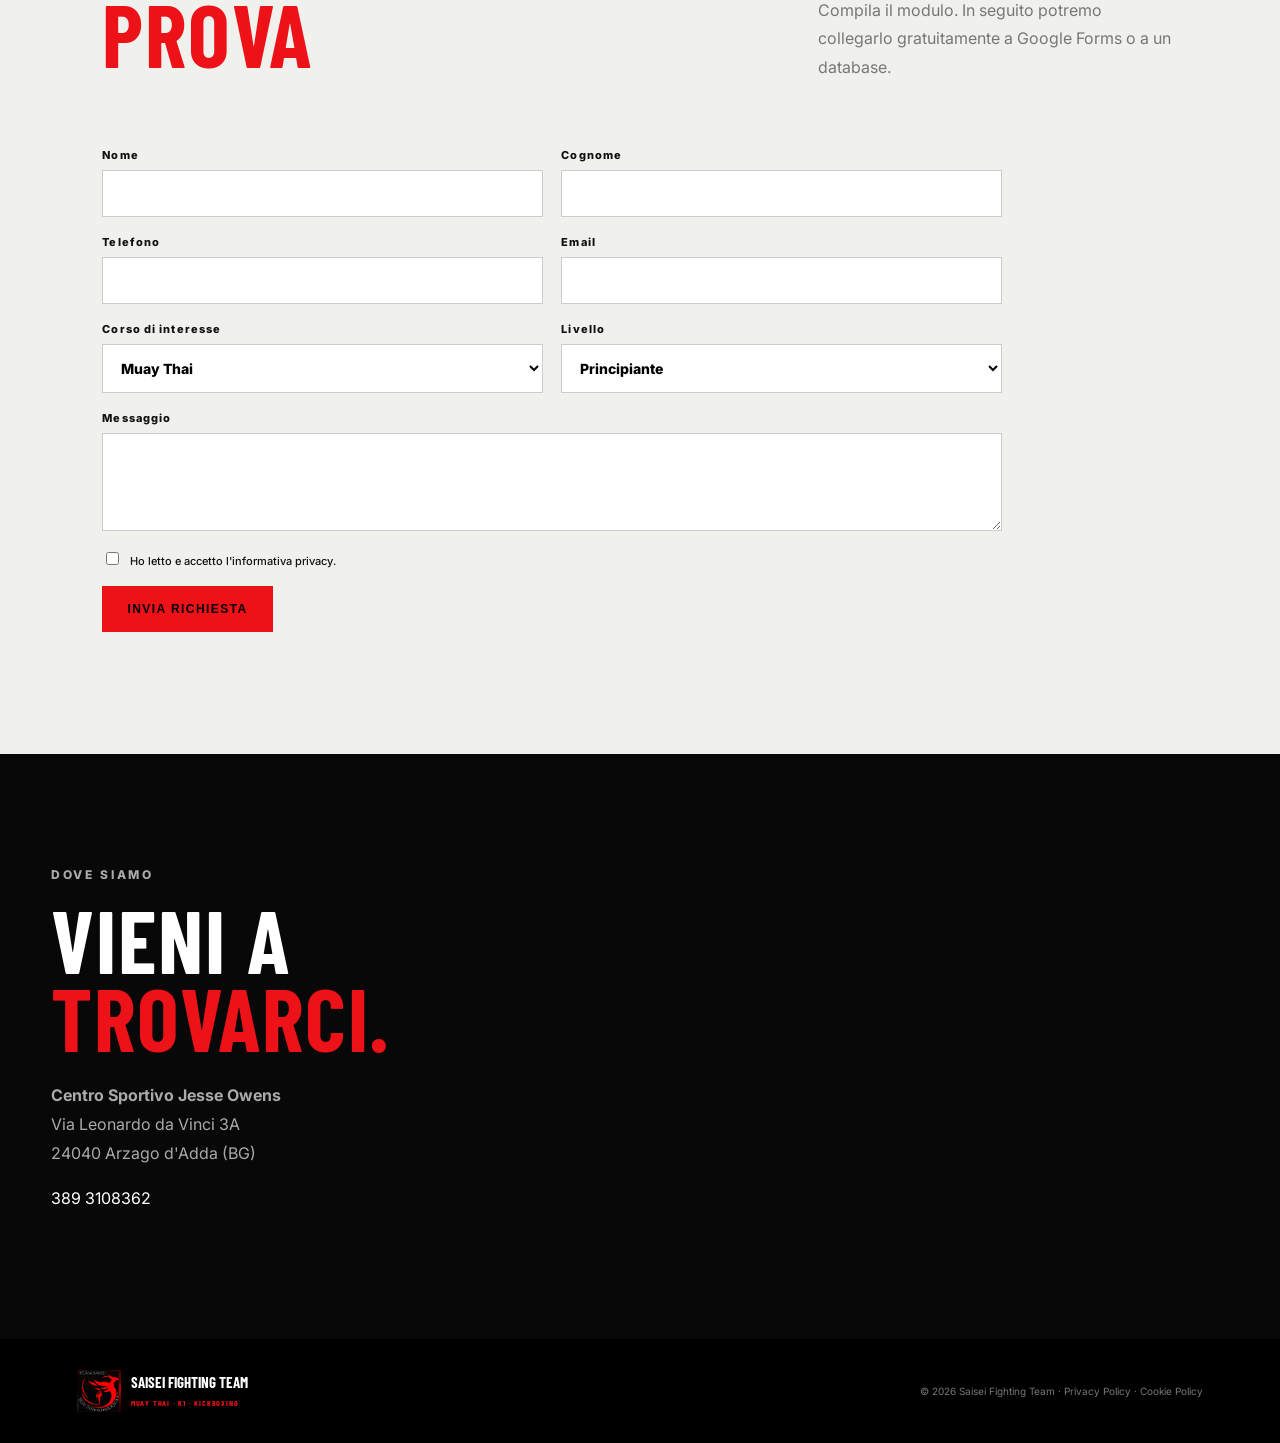
<file: Sito/saisei-site/index.html>
<!doctype html>
<html lang="it">
<head>
  <meta charset="utf-8">
  <meta name="viewport" content="width=device-width, initial-scale=1">
  <meta name="description" content="Saisei Fighting Team - Muay Thai, K1 e Kickboxing ad Arzago d'Adda.">
  <title>Saisei Fighting Team | Muay Thai • K1 • Kickboxing</title>
  <link rel="preconnect" href="https://fonts.googleapis.com">
  <link rel="preconnect" href="https://fonts.gstatic.com" crossorigin>
  <link href="https://fonts.googleapis.com/css2?family=Barlow+Condensed:wght@500;600;700;800&family=Inter:wght@400;500;600;700&display=swap" rel="stylesheet">
  <link rel="stylesheet" href="styles.css">
</head>
<body>
  <header class="site-header">
    <a class="brand" href="#home" aria-label="Saisei Fighting Team home">
      <img src="logo.png" alt="Saisei Fighting Team logo">
      <span>SAISEI<br><b>FIGHTING TEAM</b></span>
    </a>
    <button class="menu-toggle" aria-label="Apri menu">☰</button>
    <nav class="nav">
      <a href="#home">Home</a><a href="#palestra">La palestra</a><a href="#corsi">Corsi</a><a href="#orari">Orari</a><a href="#istruttore">Istruttore</a><a href="#contatti">Contatti</a>
      <a class="nav-cta" href="#iscrizione">ISCRIVITI</a>
    </nav>
  </header>

  <main>
    <section id="home" class="hero">
      <div class="hero-overlay"></div>
      <div class="hero-content">
        <p class="eyebrow">ARZAGO D'ADDA • BERGAMO</p>
        <h1>FIGHT.<br><span>GROW.</span><br>REPEAT.</h1>
        <p class="hero-sub">Muay Thai · K1 · Kickboxing</p>
        <p class="hero-text">Sport da combattimento per bambini, ragazzi e adulti. Un percorso di tecnica, disciplina e determinazione.</p>
        <div class="actions"><a class="btn btn-red" href="#iscrizione">PRENOTA UNA PROVA</a><a class="btn btn-outline" href="#corsi">SCOPRI I CORSI</a></div>
      </div>
      <div class="scroll">SCORRI ↓</div>
    </section>

    <section id="palestra" class="section split">
      <div class="section-image image-placeholder"><div class="image-label">SAISEI FIGHTING TEAM</div></div>
      <div class="section-copy"><p class="eyebrow">CHI SIAMO</p><h2>NON È SOLO<br><span>ALLENAMENTO.</span></h2><p>Il Saisei Fighting Team è un'associazione sportiva di Arzago d'Adda dedicata agli sport da combattimento. Allenamenti per tutte le età e livelli, dai principianti agli agonisti.</p><div class="stats"><div><strong>3</strong><span>DISCIPLINE</span></div><div><strong>4</strong><span>PERCORSI</span></div><div><strong>1</strong><span>TEAM</span></div></div></div>
    </section>

    <section id="corsi" class="section dark">
      <div class="section-head"><div><p class="eyebrow">DISCIPLINE</p><h2>I NOSTRI <span>CORSI</span></h2></div><p>Scegli il tuo percorso e inizia ad allenarti.</p></div>
      <div class="cards">
        <article class="card"><div class="card-number">01</div><div><h3>MUAY THAI</h3><p>La "arte degli otto arti": tecnica, ritmo, clinch e lavoro completo.</p></div></article>
        <article class="card"><div class="card-number">02</div><div><h3>K1</h3><p>Kickboxing dinamica, combinazioni, calci e preparazione atletica.</p></div></article>
        <article class="card"><div class="card-number">03</div><div><h3>KICKBOXING</h3><p>Un percorso completo per tecnica, forma fisica e sicurezza.</p></div></article>
      </div>
      <div class="audiences"><div><b>BAMBINI</b><span>Movimento · disciplina · divertimento</span></div><div><b>ADULTI</b><span>Fitness · tecnica · crescita</span></div><div><b>AMATORI</b><span>Passione · forma · obiettivi</span></div><div><b>AGONISTI</b><span>Preparazione · competizione · performance</span></div></div>
    </section>

    <section id="orari" class="section schedule"><div class="section-head"><div><p class="eyebrow">PROGRAMMA</p><h2>ORARI <span>ALLENAMENTI</span></h2></div><p>Gli orari possono essere aggiornati dalla palestra.</p></div><div class="schedule-box"><div class="schedule-row header"><span>GIORNO</span><span>CORSO</span><span>ORARIO</span></div><div class="schedule-row"><span>LUNEDÌ</span><span>Da definire</span><span>—</span></div><div class="schedule-row"><span>MARTEDÌ</span><span>Da definire</span><span>—</span></div><div class="schedule-row"><span>MERCOLEDÌ</span><span>Da definire</span><span>—</span></div><div class="schedule-row"><span>GIOVEDÌ</span><span>Da definire</span><span>—</span></div><div class="schedule-row"><span>VENERDÌ</span><span>Da definire</span><span>—</span></div></div></section>

    <section id="istruttore" class="section dark split reverse"><div class="portrait-placeholder"><span>ROBERTO LA GRECA</span></div><div class="section-copy"><p class="eyebrow">RESPONSABILE</p><h2>ROBERTO LUCA MARIA<br><span>LA GRECA</span></h2><p>Responsabile del Saisei Fighting Team. Una sezione dedicata alla sua esperienza, qualifiche e filosofia di allenamento può essere completata con le informazioni della palestra.</p></div></section>

    <section id="iscrizione" class="cta-section"><div><p class="eyebrow">IL PRIMO PASSO È TUO</p><h2>SEI PRONTO<br><span>A INIZIARE?</span></h2><p>Prenota una prova e vieni a conoscere il Saisei Fighting Team.</p><a class="btn btn-red" href="#modulo">RICHIEDI UNA PROVA</a></div></section>

    <section id="modulo" class="section form-section"><div class="section-head"><div><p class="eyebrow">CONTATTO</p><h2>PRENOTA LA <span>TUA PROVA</span></h2></div><p>Compila il modulo. In seguito potremo collegarlo gratuitamente a Google Forms o a un database.</p></div><form class="form" onsubmit="event.preventDefault(); document.getElementById('form-msg').textContent='Modulo di prova pronto. Il collegamento all’invio verrà configurato nel prossimo passaggio.';"><div><label>Nome<input required name="nome"></label><label>Cognome<input required name="cognome"></label></div><div><label>Telefono<input required type="tel" name="telefono"></label><label>Email<input type="email" name="email"></label></div><div><label>Corso di interesse<select name="corso"><option>Muay Thai</option><option>K1</option><option>Kickboxing</option></select></label><label>Livello<select name="livello"><option>Principiante</option><option>Amatore</option><option>Agonista</option></select></label></div><label>Messaggio<textarea name="messaggio" rows="4"></textarea></label><label class="check"><input type="checkbox" required> Ho letto e accetto l'informativa privacy.</label><button class="btn btn-red" type="submit">INVIA RICHIESTA</button><p id="form-msg" class="form-msg"></p></form></section>

    <section id="contatti" class="contact-section"><div><p class="eyebrow">DOVE SIAMO</p><h2>VIENI A<br><span>TROVARCI.</span></h2><p><b>Centro Sportivo Jesse Owens</b><br>Via Leonardo da Vinci 3A<br>24040 Arzago d'Adda (BG)</p><p><a href="tel:+393893108362">389 3108362</a></p></div><div class="map"><iframe title="Mappa Centro Sportivo Jesse Owens" src="https://www.google.com/maps?q=Via%20Leonardo%20da%20Vinci%203A%2C%20Arzago%20d'Adda%20BG&output=embed" loading="lazy"></iframe></div></section>
  </main>

  <footer><div class="footer-brand"><img src="logo.png" alt="Logo"><div>SAISEI FIGHTING TEAM<br><small>MUAY THAI · K1 · KICKBOXING</small></div></div><p>© 2026 Saisei Fighting Team · Privacy Policy · Cookie Policy</p></footer>
  <script src="script.js"></script>
</body>
</html>
</file>
<file: styles.css>
*{box-sizing:border-box}html{scroll-behavior:smooth}body{margin:0;font-family:Inter,Arial,sans-serif;color:#111;background:#080808}img{display:block;width:100%;object-fit:cover}a{text-decoration:none;color:inherit}.header{height:78px;background:#070707;color:#fff;display:flex;align-items:center;justify-content:space-between;padding:0 5.5%;position:sticky;top:0;z-index:50;border-bottom:1px solid #202020}.brand{display:flex;align-items:center;gap:10px;font-size:14px;font-weight:800;line-height:.95}.brand img{width:46px;height:46px;object-fit:contain}.brand b{color:#ef1b22}.nav{display:flex;gap:27px;align-items:center;font-size:13px;font-weight:700}.nav a:hover{color:#ef1b22}.nav-cta{background:#ef1b22;padding:15px 20px}.menu-toggle{display:none;background:none;border:0;color:#fff;font-size:25px}.hero{min-height:calc(100vh - 78px);display:grid;grid-template-columns:44% 56%;background:#050505;color:#fff;overflow:hidden}.hero-content{padding:11vh 5% 9vh 10%;display:flex;justify-content:center;flex-direction:column;z-index:2}.eyebrow{color:#ef1b22;font-size:11px;font-weight:800;letter-spacing:3px;margin-bottom:20px}.dark{color:#ef1b22}.hero h1,h2,h3{font-family:Anton,Impact,sans-serif;margin:0}.hero h1{font-size:clamp(75px,8vw,145px);line-height:.82}.hero h1 span,h2 em{color:#ef1b22;font-style:normal}.disciplines{font-weight:800;letter-spacing:3px;margin:34px 0 12px}.disciplines i{color:#ef1b22}.copy{max-width:540px;color:#c9c9c9;line-height:1.7}.actions{display:flex;gap:12px;margin-top:24px}.btn{display:inline-flex;padding:16px 22px;border:1px solid #ef1b22;font-size:12px;font-weight:800;letter-spacing:.8px;justify-content:center;cursor:pointer}.red{background:#ef1b22;color:#fff}.outline{color:#fff}.dark.btn{background:#111;color:#fff;border-color:#111}.hero-photo{position:relative;overflow:hidden}.hero-photo img{height:100%;object-position:center}.hero-overlay{position:absolute;inset:0;background:linear-gradient(90deg,#050505 0%,rgba(5,5,5,.5) 24%,transparent 65%),linear-gradient(0deg,rgba(0,0,0,.7),transparent 45%)}.hero-photo strong{position:absolute;right:7%;bottom:8%;font-size:12px;letter-spacing:4px}.light{background:#f2f2f0}.about{padding:110px 8%;display:grid;grid-template-columns:1fr 1fr;gap:7%;align-items:center}.big-photo{height:570px;position:relative;overflow:hidden}.big-photo img{height:100%}.big-photo span{position:absolute;bottom:0;left:0;background:#ef1b22;color:#fff;padding:15px 20px;font-size:11px;font-weight:800;letter-spacing:2px}.about h2,.section-head h2,.schedule h2,.contact h2{font-size:clamp(55px,6vw,100px);line-height:.88}.about p{color:#666;line-height:1.8;max-width:620px;margin:28px 0}.stats{display:flex;margin-top:35px}.stats div{padding:0 45px 0 15px;border-left:2px solid #ef1b22}.stats b{font-family:Anton;font-size:42px;display:block}.stats small{font-size:9px;letter-spacing:2px;color:#777}.courses{padding:105px 8%;color:#fff}.section-head{display:flex;justify-content:space-between;align-items:end;gap:30px;margin-bottom:45px}.section-head p{color:#999;max-width:330px;line-height:1.6}.course-grid{display:grid;grid-template-columns:repeat(3,1fr);gap:15px}.course-grid article{height:470px;position:relative;overflow:hidden;border:1px solid #292929}.course-grid article img{height:100%;transition:.5s}.course-grid article:hover img{transform:scale(1.04)}.shade{position:absolute;inset:0;background:linear-gradient(0deg,rgba(0,0,0,.92),transparent 65%)}.course-grid article>span{position:absolute;top:24px;left:24px;color:#ef1b22;font-family:Anton}.course-grid article>div:last-child{position:absolute;left:28px;right:28px;bottom:28px}.course-grid h3{font-size:42px}.course-grid p{color:#ddd;line-height:1.6;font-size:14px}.audience{display:grid;grid-template-columns:repeat(4,1fr);margin-top:15px;border:1px solid #292929}.audience div{padding:28px 22px;border-right:1px solid #292929}.audience div:last-child{border:0}.audience b{display:block;font-family:Anton;font-size:27px}.audience small{display:block;color:#888;margin-top:8px}.quote{display:grid;grid-template-columns:52% 48%;background:#080808;color:#fff;min-height:620px}.quote>div{overflow:hidden}.quote img{height:100%}.quote article{padding:90px 10%;display:flex;justify-content:center;flex-direction:column}.quote h2{font-size:clamp(60px,7vw,110px);line-height:.85}.quote p{color:#aaa;line-height:1.8;max-width:500px;margin:28px 0}.quote a{color:#ef1b22;font-size:12px;font-weight:800;letter-spacing:1.5px}.schedule{padding:100px 8%}.muted{color:#777}.table{margin-top:40px;border-top:2px solid #111}.tr{display:grid;grid-template-columns:1fr 1fr 2fr;padding:20px 12px;border-bottom:1px solid #ccc;gap:20px}.tr.head{background:#111;color:#fff;font-size:11px;letter-spacing:2px}.tr strong{color:#ef1b22}.coach{display:grid;grid-template-columns:48% 52%;background:#080808;color:#fff}.coach>div{height:580px}.coach img{height:100%}.coach article{padding:90px 10%;display:flex;justify-content:center;flex-direction:column}.coach h2{font-size:clamp(50px,6vw,90px);line-height:.9}.coach p{color:#aaa;line-height:1.8;max-width:560px}.gallery{padding:100px 8%}.gallery-grid{display:grid;grid-template-columns:repeat(4,1fr);gap:10px}.gallery-grid img{height:360px}.signup{background:#ef1b22;color:#fff;padding:100px 8%;display:grid;grid-template-columns:40% 60%;gap:6%}.signup h2{font-size:clamp(60px,6vw,100px);line-height:.85}.signup p{line-height:1.7}.signup form{background:#0b0b0b;padding:35px}.form-grid{display:grid;grid-template-columns:1fr 1fr;gap:12px}input,select,textarea{width:100%;padding:16px;background:#171717;border:1px solid #333;color:#fff;font:inherit;font-size:13px}textarea{margin-top:12px;min-height:120px;resize:vertical}.consent{display:block;color:#aaa;font-size:11px;margin:18px 0}.consent input{width:auto;margin-right:8px}.signup form>small{display:block;color:#777;margin-top:15px}.contact{padding:100px 8%;display:grid;grid-template-columns:1fr 1fr;gap:8%;align-items:center}.contact p{color:#666;line-height:1.8}.contact-photo{height:530px}.contact-photo img{height:100%}footer{background:#050505;color:#fff;padding:40px 8%;display:flex;align-items:center;justify-content:space-between;gap:30px}footer p{text-align:center;color:#888;font-size:12px;line-height:1.7}footer small{color:#666;font-size:10px}@media(max-width:900px){.header{height:70px;padding:0 5%}.nav{display:none;position:absolute;top:70px;left:0;right:0;background:#080808;padding:15px 5%;flex-direction:column;align-items:stretch;gap:0}.nav.open{display:flex}.nav a{padding:14px 0;border-bottom:1px solid #222}.nav-cta{text-align:center;margin-top:8px}.menu-toggle{display:block}.hero{grid-template-columns:1fr}.hero-content{padding:80px 7% 55px}.hero-photo{height:55vh;min-height:380px}.about,.quote,.coach,.contact,.signup{grid-template-columns:1fr}.about{padding:70px 7%}.big-photo{height:430px}.courses,.gallery,.schedule{padding:70px 7%}.section-head{display:block}.section-head p{margin-top:18px}.course-grid{grid-template-columns:1fr}.audience{grid-template-columns:1fr 1fr}.audience div:nth-child(2){border-right:0}.audience div:nth-child(3),.audience div:nth-child(4){border-top:1px solid #292929}.quote>div{height:480px}.quote article,.coach article{padding:70px 7%}.coach>div{height:460px}.gallery-grid{grid-template-columns:1fr 1fr}.gallery-grid img{height:250px}.signup{padding:70px 7%}.signup form{padding:22px}.contact{padding:70px 7%}.contact-photo{height:400px}footer{flex-direction:column;text-align:center}}@media(max-width:520px){.brand span{font-size:11px}.brand img{width:40px;height:40px}.hero h1{font-size:20vw}.hero-disciplines{letter-spacing:1.5px;font-size:13px}.actions{flex-direction:column}.btn{width:100%}.stats{justify-content:space-between}.stats div{padding-right:10px}.audience{grid-template-columns:1fr}.audience div{border-right:0!important;border-bottom:1px solid #292929}.gallery-grid{grid-template-columns:1fr}.gallery-grid img{height:330px}.form-grid{grid-template-columns:1fr}.tr{grid-template-columns:1fr 1fr}.tr strong{grid-column:1/-1}}

.schedule-cards{display:grid;grid-template-columns:repeat(3,1fr);gap:18px;margin-top:42px}
.schedule-card{background:#0b0b0b;color:#fff;padding:34px;border:1px solid #242424;position:relative;overflow:hidden}
.schedule-card:before{content:"";position:absolute;left:0;top:0;bottom:0;width:4px;background:#ef1b22}
.schedule-days{color:#ef1b22;font-size:11px;font-weight:800;letter-spacing:2px;margin-bottom:22px}
.schedule-time{font-family:Anton,Impact,sans-serif;font-size:42px;line-height:1}
.schedule-course{font-size:13px;font-weight:800;letter-spacing:1px;margin-top:16px;color:#ddd}
.schedule-note{display:flex;justify-content:space-between;align-items:center;margin-top:18px;background:#ef1b22;color:#fff;padding:18px 22px;font-size:11px;font-weight:800;letter-spacing:1.5px}
.schedule-note a{border-bottom:1px solid rgba(255,255,255,.7)}

.coach{display:grid;grid-template-columns:34% 42% 24%;background:#080808;color:#fff;min-height:620px}
.coach-main-photo,.coach-support-photo{height:620px;overflow:hidden}
.coach-main-photo img,.coach-support-photo img{height:100%}
.coach-main-photo img{object-position:center}
.coach-support-photo img{object-position:center}
.coach article{padding:75px 9%;display:flex;justify-content:center;flex-direction:column}
.coach article h2{font-size:clamp(70px,8vw,120px);line-height:.85}
.coach-role{font-size:18px;margin:18px 0 0;color:#eee}
.coach article p{color:#aaa;line-height:1.8;max-width:560px}
.coach blockquote{margin:22px 0;padding-left:18px;border-left:3px solid #ef1b22;font-family:Anton,Impact,sans-serif;font-size:24px;line-height:1.05}
.coach-values{display:flex;flex-wrap:wrap;gap:8px;margin-top:18px}
.coach-values span{border:1px solid #333;padding:9px 12px;color:#ef1b22;font-size:10px;font-weight:800;letter-spacing:1.5px}

@media(max-width:1000px){
.schedule-cards{grid-template-columns:1fr 1fr}
.schedule-wide{grid-column:1/-1}
.coach{grid-template-columns:1fr 1fr}
.coach-main-photo{height:520px}
.coach-support-photo{height:520px}
.coach article{grid-column:1/-1;grid-row:2;padding:65px 7%}
}
@media(max-width:600px){
.schedule-cards{grid-template-columns:1fr}
.schedule-wide{grid-column:auto}
.schedule-time{font-size:38px}
.coach{display:flex;flex-direction:column}
.coach-main-photo{height:440px}
.coach-support-photo{height:400px;order:3}
.coach article{order:2;padding:60px 7%}
.coach article h2{font-size:72px}
}

.contact-actions{display:grid;grid-template-columns:1fr 1fr;gap:10px;margin:26px 0 20px}
.contact-action{border:1px solid #d9d9d9;padding:16px 18px;display:flex;flex-direction:column;gap:7px;transition:.2s}
.contact-action:hover{border-color:#ef1b22;transform:translateY(-2px)}
.contact-action span{font-size:9px;letter-spacing:1.7px;font-weight:800;color:#777}
.contact-action strong{font-size:15px;color:#111}
.footer-links{display:flex;gap:22px;flex-wrap:wrap;justify-content:center;margin:12px 0}
.footer-links a{font-size:11px;font-weight:800;letter-spacing:1px}
@media(max-width:600px){.contact-actions{grid-template-columns:1fr}.footer-links{gap:14px}}

.social-links{display:grid;grid-template-columns:1fr 1fr;gap:10px;margin:10px 0 20px}
.social-links a{border:1px solid #d9d9d9;padding:16px 18px;display:flex;flex-direction:column;gap:7px;transition:.2s}
.social-links a:hover{border-color:#ef1b22;transform:translateY(-2px)}
.social-links span,.footer-socials a{font-size:9px;letter-spacing:1.7px;font-weight:800;color:#777}
.social-links strong{font-size:14px;color:#111}
.footer-socials{display:flex;gap:18px;justify-content:center;margin-top:8px}
.footer-socials a:hover{color:#ef1b22}
@media(max-width:600px){.social-links{grid-template-columns:1fr}}

/* CORSI — immagini uniformi e perfettamente allineate */
#corsi .course-image,
#corsi .card img,
#corsi .course-card img,
#corsi .course-media img {
  display:block;
  width:100%;
  height:260px;
  object-fit:cover;
  object-position:center center;
  margin:0;
}
#corsi .card,
#corsi .course-card,
#corsi .course-media {
  overflow:hidden;
}
@media(max-width:900px){
  #corsi .course-image,
  #corsi .card img,
  #corsi .course-card img,
  #corsi .course-media img {height:230px}
}
@media(max-width:600px){
  #corsi .course-image,
  #corsi .card img,
  #corsi .course-card img,
  #corsi .course-media img {height:210px}
}

/* CORSI — mostrare le foto intere, senza tagli */
#corsi .course-image,
#corsi .card img,
#corsi .course-card img,
#corsi .course-media img {
  width:100%;
  height:260px;
  object-fit:contain;
  object-position:center center;
  display:block;
  background:#080808;
  margin:0;
}

/* CORSI — immagini a pieno riquadro */
#corsi .course-image,
#corsi .card img,
#corsi .course-card img,
#corsi .course-media img {
  display:block;
  width:100%;
  height:260px;
  object-fit:cover;
  object-position:center center;
  margin:0;
  background:none;
}
@media(max-width:900px){
  #corsi .course-image,
  #corsi .card img,
  #corsi .course-card img,
  #corsi .course-media img {height:230px}
}
@media(max-width:600px){
  #corsi .course-image,
  #corsi .card img,
  #corsi .course-card img,
  #corsi .course-media img {height:210px}
}

/* CORSI — più spazio alle immagini, mantenendo i soggetti in alto */
#corsi .course-grid article .course-image {
  width:100%;
  height:400px;
  object-fit:cover;
  object-position:center top;
  display:block;
}
#corsi .course-grid article {
  height:470px;
}
@media(max-width:900px){
  #corsi .course-grid article .course-image {height:350px}
}
@media(max-width:600px){
  #corsi .course-grid article .course-image {height:300px}
}

/* CORSI — leggermente più aria tra la sezione bianca e "DISCIPLINE" */
#corsi{padding-top:22px}

/* CORSI — nuovo layout verticale: testo a sinistra, foto completa a destra */
#corsi .course-list{
  display:flex;
  flex-direction:column;
  gap:18px;
  margin-top:42px;
}

#corsi .course-row{
  display:grid;
  grid-template-columns:1fr 42%;
  min-height:360px;
  border:1px solid #292929;
  background:#111;
  overflow:hidden;
  position:relative;
  transition:transform .35s ease, border-color .35s ease;
}
#corsi .course-row:hover{
  transform:translateY(-3px);
  border-color:#f11920;
}

#corsi .course-copy{
  padding:46px 52px;
  display:flex;
  flex-direction:column;
  justify-content:center;
  position:relative;
  min-width:0;
  overflow:hidden;
}
#corsi .course-copy::before{
  content:"";
  position:absolute;
  left:0;
  top:0;
  width:4px;
  height:100%;
  background:#f11920;
  transform:scaleY(.18);
  transform-origin:center;
  transition:transform .45s ease;
}
#corsi .course-row:hover .course-copy::before{
  transform:scaleY(1);
}
#corsi .course-copy::after{
  content:"";
  position:absolute;
  right:-35px;
  bottom:-75px;
  width:210px;
  height:210px;
  border:1px solid rgba(241,25,32,.22);
  border-radius:50%;
  box-shadow:0 0 0 32px rgba(241,25,32,.025), 0 0 0 64px rgba(241,25,32,.018);
}

#corsi .course-number{
  color:#f11920;
  font-size:13px;
  font-weight:900;
  letter-spacing:1px;
  position:absolute;
  top:32px;
  left:52px;
}

#corsi .course-copy h3{
  margin:0 0 18px;
  font-size:clamp(42px,4.1vw,68px);
  line-height:.88;
  color:#fff;
  letter-spacing:-1.5px;
  max-width:90%;
}

#corsi .course-copy p{
  margin:0;
  max-width:590px;
  color:#bdbdbd;
  font-size:16px;
  line-height:1.55;
}
#corsi .course-copy h3::after{
  content:"";
  display:block;
  width:54px;
  height:3px;
  margin-top:20px;
  background:#f11920;
  transition:width .35s ease;
}
#corsi .course-row:hover .course-copy h3::after{
  width:105px;
}

#corsi .course-photo{
  min-height:300px;
  display:flex;
  align-items:center;
  justify-content:center;
  background:#050505;
  overflow:hidden;
}

#corsi .course-photo img{
  width:100%;
  height:100%;
  display:block;
  object-fit:cover;
  object-position:center center;
}

#corsi .course-levels{
  display:grid;
  grid-template-columns:repeat(4,1fr);
  margin-top:14px;
  border:1px solid #292929;
}

#corsi .course-levels>div{
  padding:22px 24px;
  border-right:1px solid #292929;
}

#corsi .course-levels>div:last-child{border-right:0}

#corsi .course-levels strong{
  display:block;
  color:#fff;
  font-size:22px;
  margin-bottom:8px;
}

#corsi .course-levels span{
  color:#858585;
  font-size:12px;
}

@media(max-width:900px){
  #corsi .course-row{
    grid-template-columns:1fr 45%;
    min-height:310px;
  }
  #corsi .course-copy{padding:38px 32px}
  #corsi .course-number{left:32px;top:24px}
  #corsi .course-copy h3{font-size:42px}
  #corsi .course-levels{grid-template-columns:repeat(2,1fr)}
  #corsi .course-levels>div:nth-child(2){border-right:0}
  #corsi .course-levels>div:nth-child(-n+2){border-bottom:1px solid #292929}
}

@media(max-width:600px){
  #corsi .course-row{
    grid-template-columns:1fr;
    min-height:0;
  }
  #corsi .course-copy{min-height:230px;padding:58px 24px 30px;justify-content:center}
  #corsi .course-number{left:24px;top:20px}
  #corsi .course-copy h3{font-size:38px}
  #corsi .course-photo{height:260px;min-height:260px}
  #corsi .course-levels{grid-template-columns:1fr}
  #corsi .course-levels>div{
    border-right:0;
    border-bottom:1px solid #292929;
  }
  #corsi .course-levels>div:last-child{border-bottom:0}
}

/* CORSI — titolo più leggibile e maggiore respiro dai margini */
#corsi .section-head{
  padding-left:28px;
  padding-right:28px;
}

#corsi .section-head h2{
  color:#fff;
}

#corsi .section-head h2 em{
  color:#f11920;
  font-style:normal;
}

#corsi .course-list,
#corsi .course-levels{
  margin-left:28px;
  margin-right:28px;
}

@media(max-width:600px){
  #corsi .section-head{
    padding-left:18px;
    padding-right:18px;
  }
  #corsi .course-list,
  #corsi .course-levels{
    margin-left:18px;
    margin-right:18px;
  }
}

/* CORSI — più spazio tra categorie e sezione successiva */
#corsi .course-levels{
  margin-bottom:76px;
}

/* PHOTOBOOK */
#photobook .gallery-grid{
  margin-top:38px;
  display:grid;
  grid-template-columns:repeat(2,1fr);
  gap:16px;
}
#photobook .gallery-grid img{
  display:block;
  width:100%;
  height:360px;
  object-fit:cover;
  object-position:center center;
}
#photobook .gallery-grid img:hover{
  transform:scale(1.01);
  transition:transform .25s ease;
}
@media(max-width:900px){
  #corsi .course-levels{margin-bottom:58px}
  #photobook .gallery-grid img{height:280px}
}
@media(max-width:600px){
  #corsi .course-levels{margin-bottom:48px}
  #photobook .gallery-grid{
    grid-template-columns:1fr;
    gap:14px;
  }
  #photobook .gallery-grid img{height:300px}
}

/* ALLENATORI */
#istruttori.coaches-section{padding-top:90px;padding-bottom:90px}
#istruttori .section-head{margin-bottom:42px}
#istruttori .coaches-grid{display:grid;grid-template-columns:repeat(3,1fr);gap:18px}
#istruttori .coach-card{border:1px solid #292929;background:#111;overflow:hidden}
#istruttori .coach-photo{width:100%;aspect-ratio:4/5;background:#050505}
#istruttori .coach-info{display:flex;align-items:center;gap:18px;padding:22px 24px 25px}
#istruttori .coach-info span{color:#f11920;font-size:13px;font-weight:900}
#istruttori .coach-info h3{margin:0;color:#fff;font-size:30px;line-height:1}
@media(max-width:900px){#istruttori .coaches-grid{grid-template-columns:repeat(2,1fr)}}
@media(max-width:600px){
#istruttori.coaches-section{padding-top:65px;padding-bottom:65px}
#istruttori .coaches-grid{grid-template-columns:1fr;gap:14px}
#istruttori .coach-photo{aspect-ratio:16/10}
#istruttori .coach-info{padding:18px 20px 21px}
#istruttori .coach-info h3{font-size:26px}
}

/* ISTRUTTORI — titolo bianco, margini più ampi e nessun numero */
#istruttori .section-head{
  padding-left:28px;
  padding-right:28px;
  margin-bottom:42px;
}

#istruttori .section-head h2{
  color:#fff;
}

#istruttori .section-head h2 em{
  color:#f11920;
  font-style:normal;
}

#istruttori .coaches-grid{
  margin-left:28px;
  margin-right:28px;
}

#istruttori .coach-info{
  gap:0;
}

@media(max-width:600px){
  #istruttori .section-head{
    padding-left:18px;
    padding-right:18px;
  }
  #istruttori .coaches-grid{
    margin-left:18px;
    margin-right:18px;
  }
}

/* ISCRIZIONE — sezione SEI PRONTO */
#iscrizione{
  scroll-margin-top:90px;
}
#iscrizione form small{
  display:block;
  margin-top:14px;
  color:#777;
  line-height:1.5;
}

/* CAROSELLO — sezione La Mentalità */
.quote{
  overflow:hidden;
}
.quote-gallery{
  position:relative;
  overflow:hidden;
  min-height:620px;
  margin:0 0 0 28px;
}
.quote-slide{
  position:absolute;
  inset:0;
  opacity:0;
  visibility:hidden;
  transition:opacity .8s ease, visibility .8s ease;
}
.quote-slide.is-active{
  opacity:1;
  visibility:visible;
}
.quote-slide img{
  width:100%;
  height:100%;
  object-fit:cover;
  object-position:center;
}
.quote-dots{
  position:absolute;
  left:28px;
  bottom:26px;
  display:flex;
  gap:8px;
  z-index:3;
}
.quote-dots span{
  display:block;
  width:28px;
  height:3px;
  background:rgba(255,255,255,.38);
  transition:width .3s ease, background .3s ease;
}
.quote-dots span.is-active{
  width:48px;
  background:#ef1b22;
}
@media(max-width:800px){
  .quote{
    grid-template-columns:1fr;
  }
  .quote-gallery{
    min-height:520px;
    margin:0 18px;
  }
  .quote article{
    padding:70px 10%;
  }
}

/* Navigazione manuale del carosello */
.quote-nav{
  position:absolute;
  top:50%;
  transform:translateY(-50%);
  z-index:4;
  width:46px;
  height:46px;
  border:1px solid rgba(255,255,255,.35);
  border-radius:50%;
  background:rgba(0,0,0,.42);
  color:#fff;
  font-size:34px;
  line-height:38px;
  display:flex;
  align-items:center;
  justify-content:center;
  cursor:pointer;
  transition:background .2s ease, border-color .2s ease;
}
.quote-nav:hover{
  background:rgba(0,0,0,.72);
  border-color:rgba(255,255,255,.75);
}
.quote-prev{left:24px;}
.quote-next{right:24px;}
.quote-nav:focus-visible{
  outline:2px solid #ef1b22;
  outline-offset:3px;
}
@media(max-width:800px){
  .quote-nav{
    width:42px;
    height:42px;
    font-size:30px;
  }
  .quote-prev{left:14px;}
  .quote-next{right:14px;}
}

/* Photobook: carosello singolo, niente griglia */
.photobook-section{
  padding:90px 5vw;
}
.photobook-heading{
  margin-bottom:32px;
}
.photobook-heading .eyebrow{
  display:block;
  color:#ef1b22;
  font-size:12px;
  font-weight:800;
  letter-spacing:.24em;
  margin-bottom:10px;
}
.photobook-heading h2{
  margin:0;
  color:#fff;
}
.photobook-heading h2 span{
  color:#ef1b22;
}
.photobook-carousel{
  position:relative;
  width:100%;
  min-height:420px;
  background:#111;
  border:1px solid rgba(255,255,255,.12);
  overflow:hidden;
}
.photobook-slide{
  display:none;
  width:100%;
  height:100%;
  min-height:420px;
  align-items:center;
  justify-content:center;
}
.photobook-slide.is-active{
  display:flex;
}
.photobook-image{
  display:block;
  width:100%;
  height:100%;
  min-height:420px;
  max-height:700px;
  object-fit:contain;
  object-position:center;
  background:#080808;
}
.photobook-nav{
  position:absolute;
  top:50%;
  transform:translateY(-50%);
  z-index:4;
  width:46px;
  height:46px;
  border:1px solid rgba(255,255,255,.35);
  border-radius:50%;
  background:rgba(0,0,0,.5);
  color:#fff;
  font-size:34px;
  line-height:38px;
  display:flex;
  align-items:center;
  justify-content:center;
  cursor:pointer;
}
.photobook-nav:hover{
  background:rgba(0,0,0,.78);
  border-color:rgba(255,255,255,.75);
}
.photobook-prev{left:20px;}
.photobook-next{right:20px;}
.photobook-nav:focus-visible{
  outline:2px solid #ef1b22;
  outline-offset:3px;
}
.photobook-dots{
  position:absolute;
  left:50%;
  bottom:18px;
  transform:translateX(-50%);
  display:flex;
  gap:8px;
  z-index:4;
}
.photobook-dots span{
  width:7px;
  height:7px;
  border-radius:50%;
  background:rgba(255,255,255,.45);
}
.photobook-dots span.is-active{
  background:#ef1b22;
  transform:scale(1.25);
}
@media(max-width:800px){
  .photobook-section{padding:65px 5vw;}
  .photobook-carousel,
  .photobook-slide,
  .photobook-image{
    min-height:280px;
  }
  .photobook-nav{
    width:42px;
    height:42px;
    font-size:30px;
  }
  .photobook-prev{left:12px;}
  .photobook-next{right:12px;}
}

/* Footer: logo e nome leggermente più grandi */
footer .footer-brand img,
.footer-brand img,
.site-footer .footer-brand img {
  width: 64px;
  height: 64px;
  object-fit: contain;
}
footer .footer-brand,
.footer-brand,
.site-footer .footer-brand {
  transform: scale(1.08);
  transform-origin: left center;
}
footer .footer-brand strong,
.footer-brand strong,
.site-footer .footer-brand strong {
  font-size: 18px;
}
@media (max-width: 800px) {
  footer .footer-brand img,
  .footer-brand img,
  .site-footer .footer-brand img {
    width: 58px;
    height: 58px;
  }
  footer .footer-brand strong,
  .footer-brand strong,
  .site-footer .footer-brand strong {
    font-size: 17px;
  }
}

/* STAFF */
#staff{padding-top:90px;padding-bottom:90px}
#staff .section-head{padding:0 28px;margin-bottom:55px}
#staff .section-head h2{color:#fff}
#staff .section-head h2 em,#staff .staff-category-title h3 em{color:#f11920;font-style:normal}
#staff .staff-category{margin:0 28px 70px}
#staff .staff-category:last-child{margin-bottom:0}
#staff .staff-category-title{display:flex;align-items:baseline;gap:16px;margin-bottom:25px;border-bottom:1px solid #292929;padding-bottom:14px}
#staff .staff-category-title>span{color:#f11920;font-size:12px;font-weight:900}
#staff .staff-category-title h3{margin:0;color:#fff;font-size:28px;line-height:1}
#staff .coaches-grid{display:grid;grid-template-columns:repeat(4,minmax(0,1fr));gap:18px;max-width:1500px}
#staff .coach-card{border:1px solid #292929;background:#111;overflow:hidden}
#staff .coach-photo{width:100%;aspect-ratio:4/5;background:#050505}
#staff .coach-info{padding:22px 24px 25px}
#staff .coach-info h3{margin:0;color:#fff;font-size:30px;line-height:1}
#staff .staff-single{grid-template-columns:minmax(220px,360px)}
@media(max-width:1200px){#staff .coaches-grid{grid-template-columns:repeat(3,minmax(0,1fr))}}
@media(max-width:900px){#staff .coaches-grid{grid-template-columns:repeat(2,minmax(0,1fr))}}
@media(max-width:600px){
#staff{padding-top:65px;padding-bottom:65px}
#staff .section-head{padding:0 18px;margin-bottom:40px}
#staff .staff-category{margin:0 18px 50px}
#staff .staff-category-title h3{font-size:22px;line-height:1.1}
#staff .coaches-grid{grid-template-columns:1fr;gap:14px}
#staff .coach-photo{aspect-ratio:16/10}
#staff .coach-info{padding:18px 20px 21px}
#staff .coach-info h3{font-size:26px}
#staff .staff-single{grid-template-columns:1fr}
}


/* BENVENUTI A CASA NOSTRA */
.home-gym{
  padding:110px 8%;
  display:grid;
  grid-template-columns:46% 54%;
  gap:5%;
  align-items:center;
  overflow:hidden;
}
.home-gym-copy{padding-left:12px}
.home-gym h2{font-size:clamp(58px,6.2vw,104px);line-height:.86;letter-spacing:-1px}
.home-gym-copy p{color:#666;line-height:1.8;max-width:620px;margin:26px 0 0}
.home-gym-copy p + p{margin-top:12px}
.home-gym-signature{display:flex;align-items:center;gap:16px;margin-top:34px;padding-top:24px;border-top:1px solid #d4d4d2}
.home-gym-signature img{width:58px;height:58px;object-fit:contain}
.home-gym-signature strong{display:block;font-family:Anton,Impact,sans-serif;font-size:20px;letter-spacing:.5px}
.home-gym-signature span{display:block;margin-top:5px;color:#777;font-size:9px;font-weight:800;letter-spacing:1.8px}
.home-gym-video{position:relative}
.home-gym-video-frame{position:relative;min-height:650px;background:#050505;overflow:hidden;border:1px solid #1e1e1e;box-shadow:18px 18px 0 #ef1b22}
.home-gym-video-frame video{display:block;width:100%;height:650px;object-fit:contain;background:#050505}
.home-gym-video-overlay{position:absolute;inset:0;background:linear-gradient(180deg,rgba(0,0,0,.12),transparent 45%,rgba(0,0,0,.72))}
.home-gym-video-label{position:absolute;left:28px;bottom:28px;color:#fff;font-size:11px;font-weight:900;letter-spacing:2px}
.home-gym-video-status{position:absolute;right:24px;top:22px;color:#fff;font-size:9px;font-weight:800;letter-spacing:1.5px;background:rgba(0,0,0,.55);padding:9px 11px}
@media(max-width:900px){
  .home-gym{grid-template-columns:1fr;padding:75px 7%;gap:55px}
  .home-gym-video-frame{min-height:560px;box-shadow:12px 12px 0 #ef1b22}
  .home-gym-video-frame video{height:560px}
}
@media(max-width:600px){
  .home-gym{padding:65px 7%;gap:38px}
  .home-gym-copy{padding-left:0}
  .home-gym h2{font-size:17vw}
  .home-gym-video-frame{min-height:520px;box-shadow:8px 8px 0 #ef1b22}
  .home-gym-video-frame video{height:520px}
  .home-gym-video-label{left:18px;bottom:18px;font-size:9px;letter-spacing:1.5px}
  .home-gym-video-status{right:14px;top:14px;font-size:8px;padding:7px 8px}
}

/* FIX FOTO PRIMA DEL FOOTER */
.contact-photo{
  position:relative;
  height:530px;
  overflow:hidden;
  min-height:0;
}
.contact-photo img{
  display:block;
  width:100%;
  height:100%;
  max-height:100%;
  object-fit:cover;
}
@media(max-width:900px){
  .contact-photo{height:400px;overflow:hidden;}
}
</file>
<file: Sito/saisei-site/styles.css>
:root{--red:#ed1118;--black:#050505;--dark:#0d0d0d;--white:#f6f6f4;--muted:#a6a6a6;--line:#262626}*{box-sizing:border-box}html{scroll-behavior:smooth}body{margin:0;background:var(--black);color:var(--white);font-family:Inter,Arial,sans-serif}a{color:inherit;text-decoration:none}.site-header{position:fixed;top:0;left:0;right:0;z-index:20;display:flex;align-items:center;justify-content:space-between;padding:14px 5%;background:rgba(5,5,5,.88);backdrop-filter:blur(12px);border-bottom:1px solid rgba(255,255,255,.08)}.brand{display:flex;align-items:center;gap:10px;font:700 18px/0.9 'Barlow Condensed',sans-serif;letter-spacing:1px}.brand img{width:52px;height:52px;object-fit:contain}.brand b{color:var(--red)}.nav{display:flex;align-items:center;gap:25px;font-size:12px;font-weight:700;letter-spacing:.08em}.nav a{opacity:.85}.nav a:hover{color:var(--red);opacity:1}.nav-cta{padding:12px 18px;background:var(--red);color:#fff!important;opacity:1!important}.menu-toggle{display:none;background:none;border:0;color:white;font-size:25px}.hero{min-height:100vh;position:relative;display:flex;align-items:center;padding:130px 8% 70px;overflow:hidden;background:radial-gradient(circle at 75% 45%,rgba(237,17,24,.18),transparent 35%),linear-gradient(115deg,#050505 35%,#121212)}.hero:after{content:'';position:absolute;right:-10%;bottom:-25%;width:65vw;height:65vw;border:1px solid rgba(237,17,24,.25);border-radius:50%;box-shadow:0 0 0 70px rgba(237,17,24,.025),0 0 0 140px rgba(237,17,24,.02)}.hero-content{max-width:750px;position:relative;z-index:2}.eyebrow{color:var(--red);font-size:12px;font-weight:800;letter-spacing:.22em;margin:0 0 16px}.hero h1,h2,h3{font-family:'Barlow Condensed',sans-serif;margin:0;letter-spacing:.02em}.hero h1{font-size:clamp(70px,12vw,150px);line-height:.78;font-weight:800}.hero h1 span,h2 span{color:var(--red)}.hero-sub{font:700 23px 'Barlow Condensed',sans-serif;letter-spacing:.18em;margin:35px 0 12px}.hero-text{max-width:580px;color:#c7c7c7;line-height:1.7}.actions{display:flex;gap:12px;margin-top:30px;flex-wrap:wrap}.btn{display:inline-flex;justify-content:center;align-items:center;padding:15px 24px;font-size:12px;font-weight:800;letter-spacing:.12em;border:1px solid var(--red);transition:.2s}.btn-red{background:var(--red)}.btn-red:hover{background:#fff;color:#000;border-color:#fff}.btn-outline:hover{background:#fff;color:#000}.scroll{position:absolute;bottom:30px;left:8%;font-size:10px;letter-spacing:.2em;color:#777}.section{padding:110px 8%;background:var(--white);color:#111}.section.dark{background:var(--dark);color:var(--white)}.split{display:grid;grid-template-columns:1fr 1fr;gap:70px;align-items:center}.split.reverse .section-copy{order:2}.split.reverse .portrait-placeholder{order:1}.section-image,.portrait-placeholder{min-height:520px;background:linear-gradient(145deg,#1b1b1b,#050505);position:relative;overflow:hidden}.image-placeholder:before,.portrait-placeholder:before{content:'';position:absolute;inset:0;background:radial-gradient(circle at 50% 45%,rgba(237,17,24,.42),transparent 25%),linear-gradient(135deg,transparent 35%,rgba(237,17,24,.15) 35%,transparent 65%)}.image-label,.portrait-placeholder span{position:absolute;bottom:25px;left:25px;font:800 16px 'Barlow Condensed';letter-spacing:.12em;color:#fff}.section-copy h2,.section-head h2,.cta-section h2,.contact-section h2{font-size:clamp(52px,7vw,88px);line-height:.88;margin-bottom:25px}.section-copy p,.section-head>p,.cta-section p,.contact-section p{color:#777;line-height:1.8;max-width:600px}.dark .section-copy p,.dark .section-head>p{color:#aaa}.stats{display:flex;gap:35px;margin-top:40px}.stats div{border-left:2px solid var(--red);padding-left:14px}.stats strong{display:block;font:800 44px 'Barlow Condensed'}.stats span{font-size:9px;letter-spacing:.16em;color:#777}.section-head{display:flex;justify-content:space-between;align-items:end;gap:30px;margin-bottom:50px}.section-head>p{max-width:360px}.cards{display:grid;grid-template-columns:repeat(3,1fr);gap:15px}.card{min-height:300px;padding:28px;background:#151515;border:1px solid #252525;display:flex;flex-direction:column;justify-content:space-between;transition:.25s}.card:hover{transform:translateY(-6px);border-color:var(--red)}.card-number{color:var(--red);font:800 16px 'Barlow Condensed'}.card h3{font-size:50px}.card p{color:#999;line-height:1.6}.audiences{display:grid;grid-template-columns:repeat(4,1fr);margin-top:15px}.audiences div{padding:22px;border:1px solid #252525}.audiences b{display:block;font:800 28px 'Barlow Condensed'}.audiences span{display:block;color:#888;font-size:11px;margin-top:5px}.schedule-box{border-top:2px solid #111}.schedule-row{display:grid;grid-template-columns:1fr 2fr 1fr;padding:20px 0;border-bottom:1px solid #ddd;font-size:14px}.schedule-row.header{font-size:10px;font-weight:800;letter-spacing:.15em;color:#777}.schedule-row span:last-child{text-align:right}.schedule-row:not(.header) span:first-child{font-weight:800}.cta-section{padding:130px 8%;background:linear-gradient(120deg,#0a0a0a,#1a0808);position:relative;overflow:hidden}.cta-section:after{content:'FIGHT';position:absolute;right:-5%;bottom:-25%;font:800 300px 'Barlow Condensed';color:rgba(237,17,24,.08)}.cta-section>div{position:relative;z-index:1}.cta-section h2{font-size:clamp(65px,9vw,120px)}.form-section{background:#f0f0ed}.form{max-width:900px}.form>div{display:grid;grid-template-columns:1fr 1fr;gap:18px}.form label{display:flex;flex-direction:column;gap:8px;font-size:11px;font-weight:800;letter-spacing:.1em;margin-bottom:18px}.form input,.form select,.form textarea{border:1px solid #ccc;background:#fff;padding:14px;font:inherit;font-size:14px;outline:none}.form input:focus,.form select:focus,.form textarea:focus{border-color:var(--red)}.check{display:block!important;letter-spacing:0!important;font-weight:500!important}.check input{display:inline-block;width:auto;margin-right:8px}.form-msg{color:var(--red);font-size:12px}.contact-section{display:grid;grid-template-columns:1fr 1fr;background:#080808;color:#fff}.contact-section>div:first-child{padding:110px 8%}.contact-section p{color:#aaa}.contact-section a{color:#fff}.map{min-height:500px}.map iframe{width:100%;height:100%;min-height:500px;border:0;filter:grayscale(1) contrast(1.1)}footer{padding:30px 6%;display:flex;justify-content:space-between;gap:20px;align-items:center;background:#000;color:#777;font-size:10px}.footer-brand{display:flex;align-items:center;gap:10px;color:#fff;font:700 15px 'Barlow Condensed'}.footer-brand img{width:44px;height:44px;object-fit:contain}.footer-brand small{color:var(--red);font-size:8px;letter-spacing:.1em}.footer-brand+ p{text-align:right}@media(max-width:850px){.nav{position:absolute;top:80px;left:0;right:0;display:none;flex-direction:column;align-items:stretch;background:#090909;padding:20px 6%;gap:0}.nav.open{display:flex}.nav a{padding:15px 0;border-bottom:1px solid #222}.nav-cta{text-align:center}.menu-toggle{display:block}.hero{padding-left:7%;padding-right:7%}.hero h1{font-size:80px}.split,.contact-section{grid-template-columns:1fr}.split.reverse .section-copy,.split.reverse .portrait-placeholder{order:initial}.section-image,.portrait-placeholder{min-height:400px}.cards{grid-template-columns:1fr}.audiences{grid-template-columns:1fr 1fr}.section-head{display:block}.section-head>p{margin-top:15px}.form>div{grid-template-columns:1fr}footer{display:block}.footer-brand+ p{text-align:left;margin-top:20px}}@media(max-width:500px){.hero h1{font-size:66px}.hero-sub{font-size:18px}.actions .btn{width:100%}.audiences{grid-template-columns:1fr}.section,.contact-section>div:first-child{padding:80px 6%}.section-image,.portrait-placeholder{min-height:330px}.schedule-row{grid-template-columns:1fr 1.5fr .7fr;font-size:12px}}
</file>
